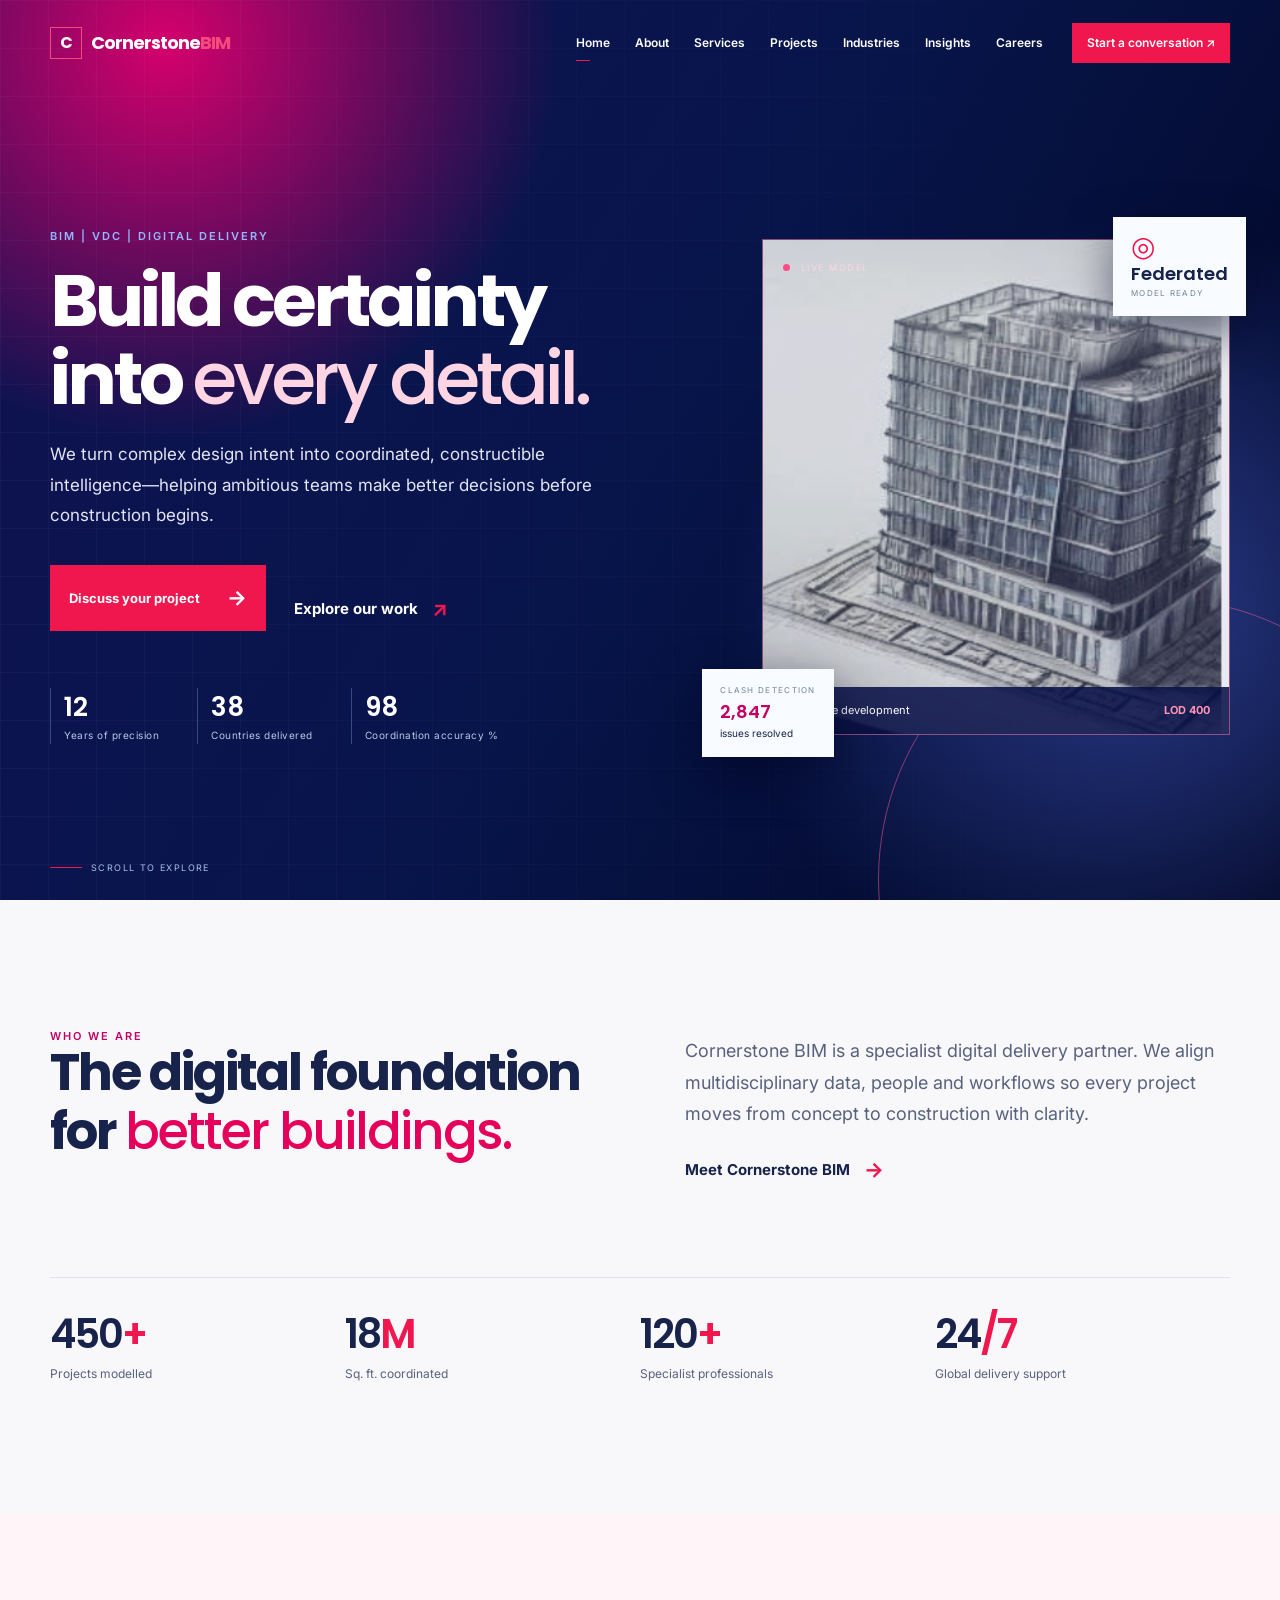
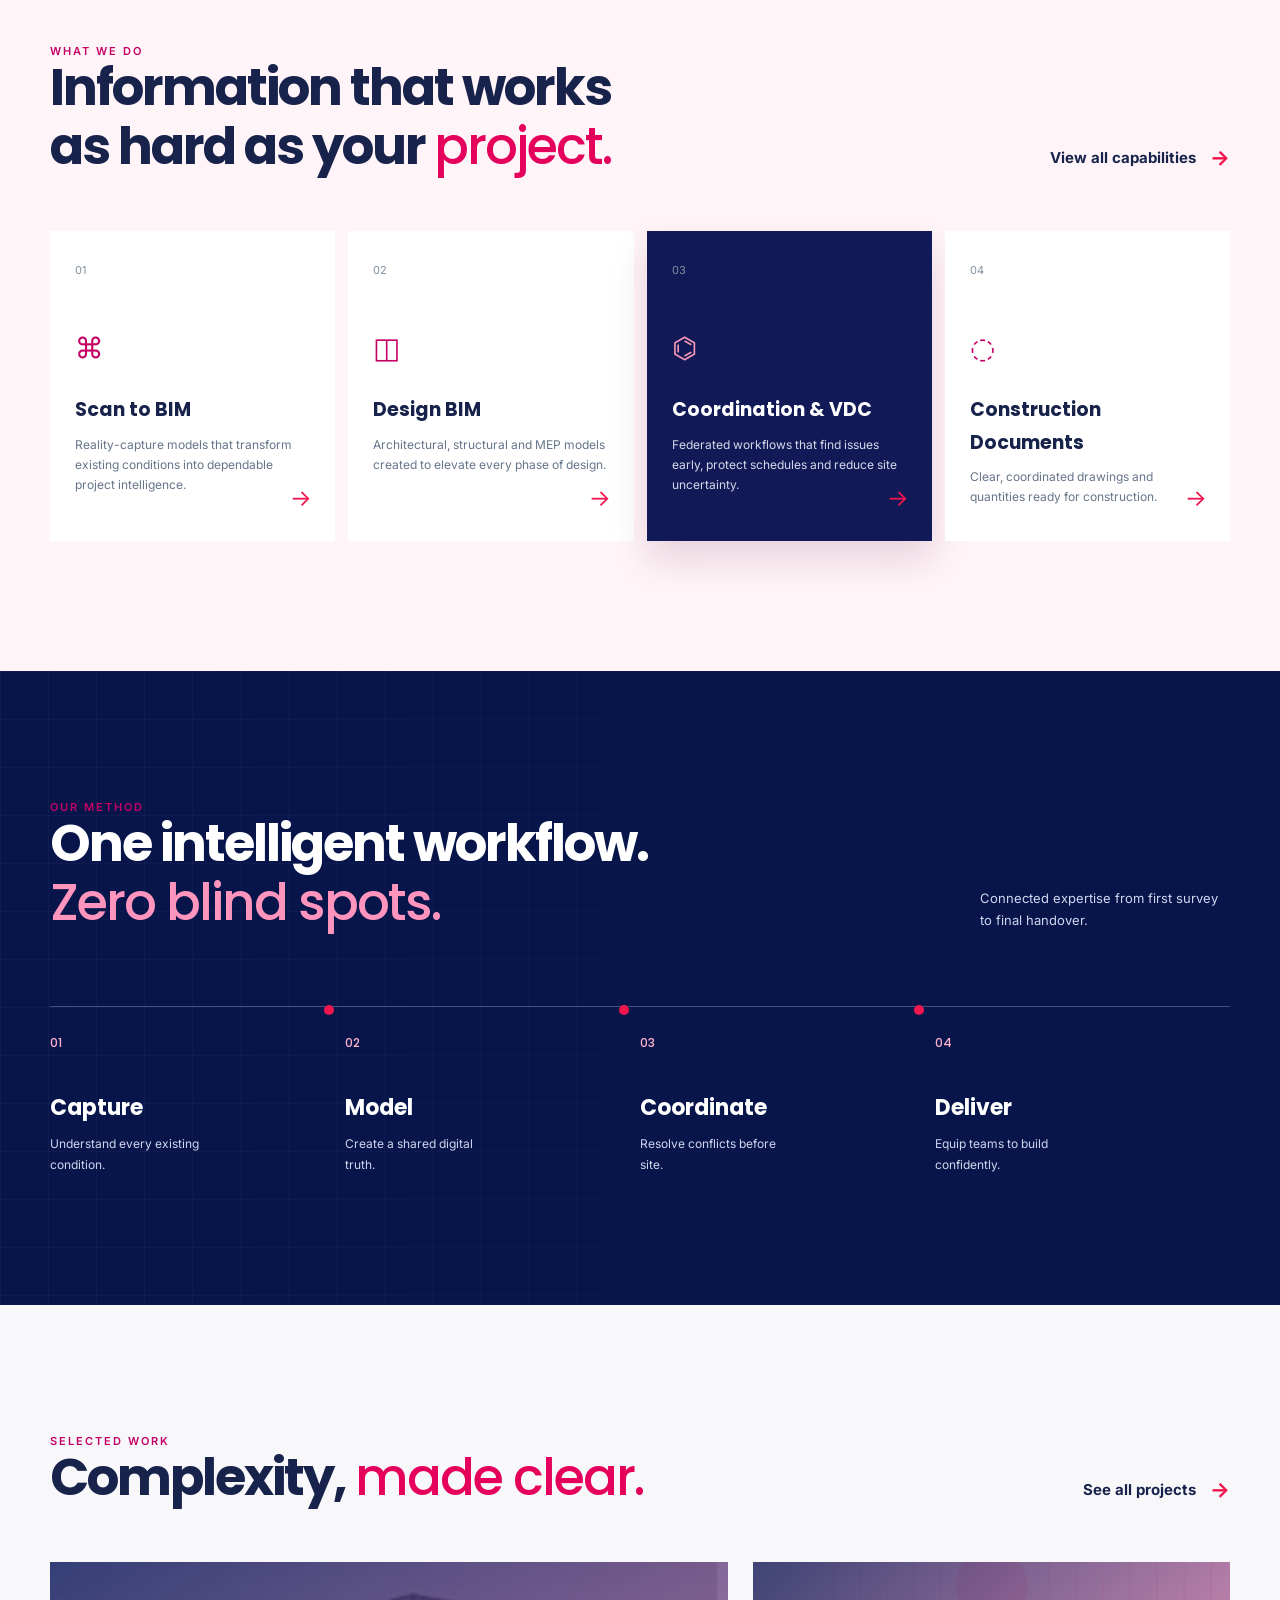
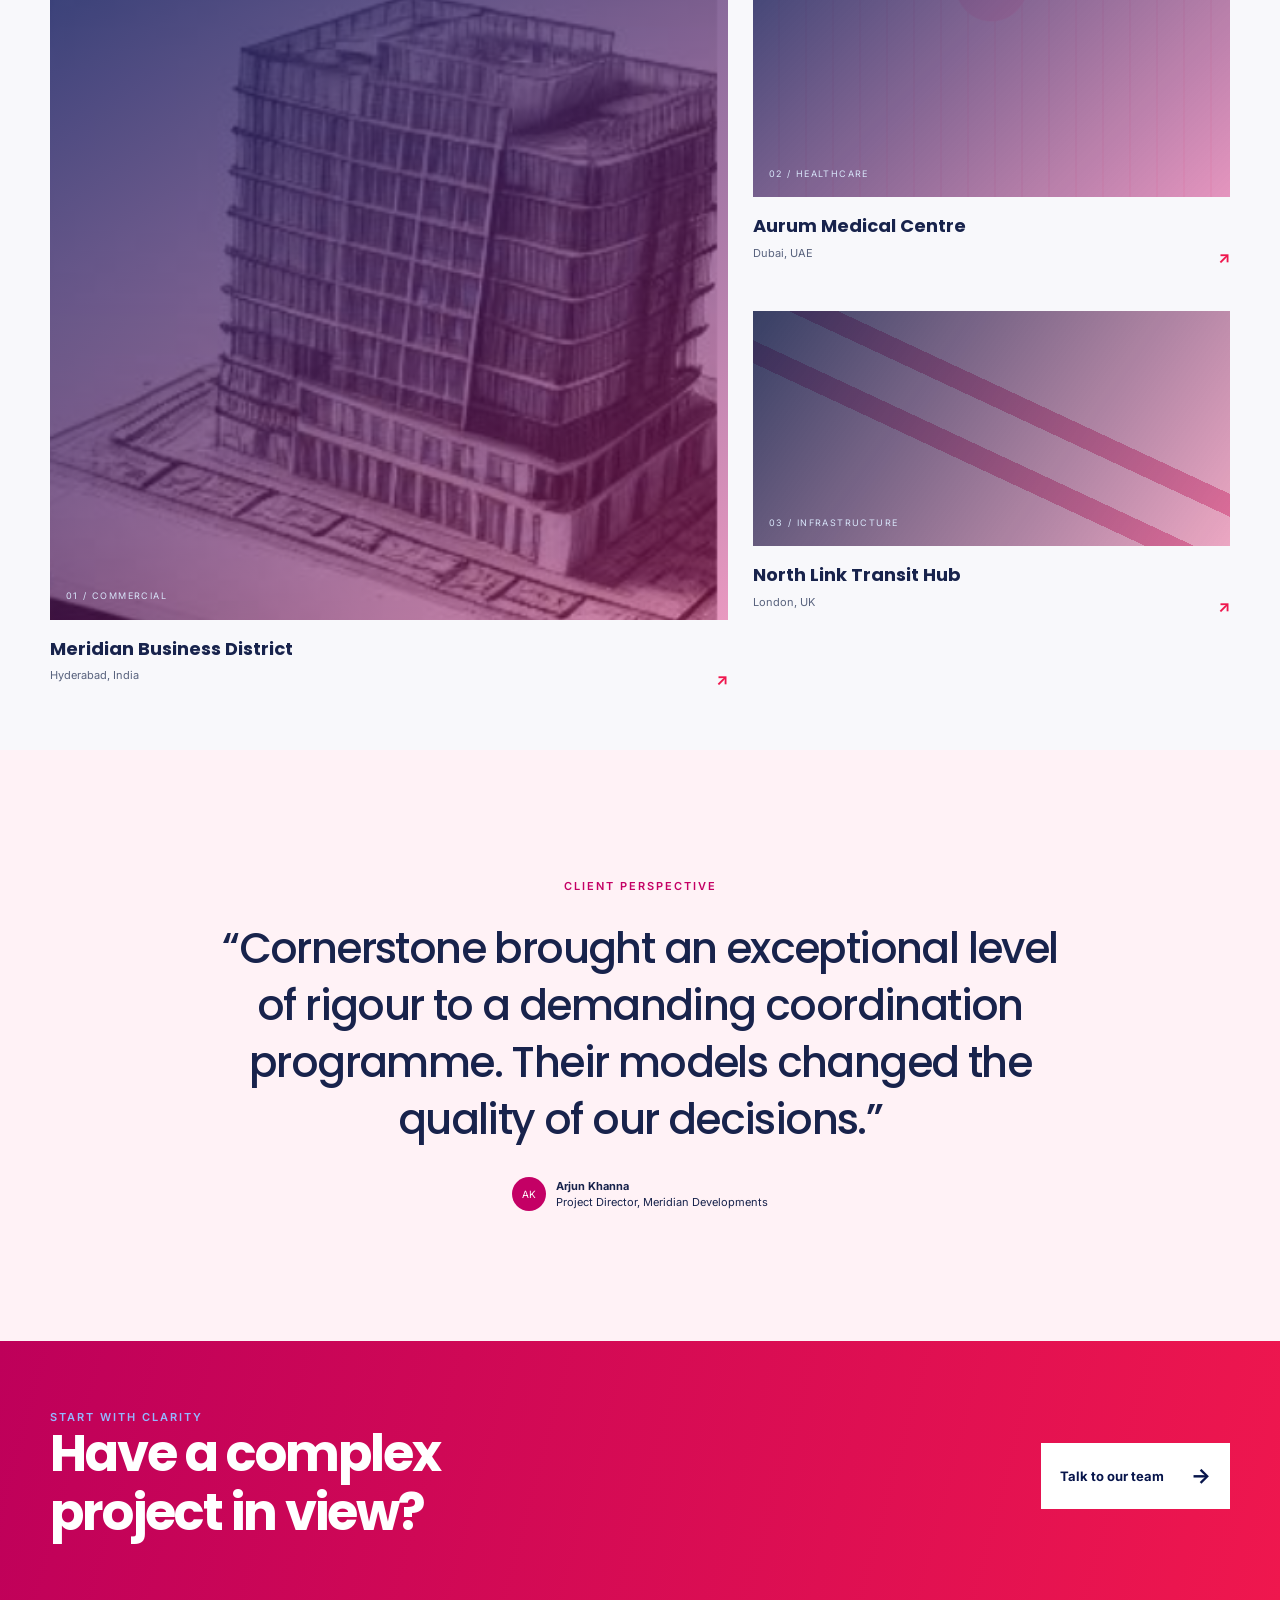
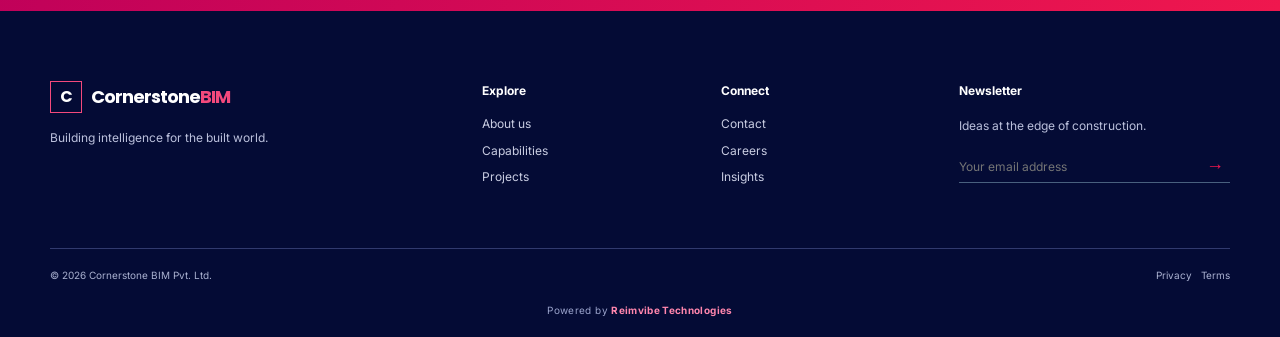
<file: cornerstonebim/index.html>
<!doctype html>
<html lang="en"><head><meta charset="utf-8"><meta name="viewport" content="width=device-width,initial-scale=1"><title>Cornerstone BIM | Intelligent Building Delivery</title><meta name="description" content="Cornerstone BIM provides coordinated, constructible building information models for complex projects worldwide."><meta property="og:title" content="Cornerstone BIM | Intelligent Building Delivery"><meta property="og:type" content="website"><link rel="preconnect" href="https://fonts.googleapis.com"><link rel="preconnect" href="https://fonts.gstatic.com" crossorigin><link href="https://fonts.googleapis.com/css2?family=Inter:wght@400;500;600;700&family=Poppins:wght@500;600;700&display=swap" rel="stylesheet"><link rel="stylesheet" href="assets/css/variables.css"><link rel="stylesheet" href="assets/css/style.css"><link rel="stylesheet" href="assets/css/responsive.css"><link rel="stylesheet" href="assets/css/animations.css"></head>
<body><a class="skip-link" href="#main">Skip to content</a><header class="site-header" data-header><div class="container nav-wrap"><a class="brand" href="index.html" aria-label="Cornerstone BIM home"><span class="brand-mark">C</span><span>Cornerstone<span>BIM</span></span></a><button class="menu-button" aria-label="Open navigation" aria-expanded="false" data-menu-button><i></i><i></i></button><nav aria-label="Primary navigation" data-nav><a class="active" href="index.html">Home</a><a href="about.html">About</a><a href="services.html">Services</a><a href="projects.html">Projects</a><a href="industries.html">Industries</a><a href="blog.html">Insights</a><a href="careers.html">Careers</a><a href="contact.html" class="nav-cta">Start a conversation ↗</a></nav></div></header>
<main id="main"><section class="hero"><div class="blueprint-grid"></div><div class="container hero-grid"><div class="hero-copy reveal"><p class="eyebrow light">BIM | VDC | DIGITAL DELIVERY</p><h1>Build certainty<br>into <em>every detail.</em></h1><p class="hero-text">We turn complex design intent into coordinated, constructible intelligence—helping ambitious teams make better decisions before construction begins.</p><div class="hero-actions"><a class="button button-orange" href="contact.html">Discuss your project <span>→</span></a><a class="text-link light" href="projects.html">Explore our work <span>↗</span></a></div><div class="hero-stats"><div><strong data-counter="12">0</strong><span>Years of precision</span></div><div><strong data-counter="38">0</strong><span>Countries delivered</span></div><div><strong data-counter="98">0</strong><span>Coordination accuracy %</span></div></div></div><div class="hero-visual reveal"><div class="model-card"><span class="status"><i></i> LIVE MODEL</span><img src="assets/images/hero/bim-building.png" alt="Detailed building information model" fetchpriority="high"><div class="model-meta"><span>Mixed-use development</span><b>LOD 400</b></div></div><div class="float-card card-one"><small>CLASH DETECTION</small><b>2,847</b><span>issues resolved</span></div><div class="float-card card-two"><span class="orbit">◎</span><b>Federated</b><small>MODEL READY</small></div></div></div><a class="scroll-cue" href="#intro"><span></span>SCROLL TO EXPLORE</a></section>
<section class="intro section" id="intro"><div class="container split-grid"><div class="reveal"><p class="eyebrow">WHO WE ARE</p><h2>The digital foundation for <em>better buildings.</em></h2></div><div class="intro-copy reveal"><p class="lead">Cornerstone BIM is a specialist digital delivery partner. We align multidisciplinary data, people and workflows so every project moves from concept to construction with clarity.</p><a class="text-link" href="about.html">Meet Cornerstone BIM <span>→</span></a></div></div><div class="container metrics"><div><strong>450<span>+</span></strong><p>Projects modelled</p></div><div><strong>18<span>M</span></strong><p>Sq. ft. coordinated</p></div><div><strong>120<span>+</span></strong><p>Specialist professionals</p></div><div><strong>24<span>/7</span></strong><p>Global delivery support</p></div></div></section>
<section class="services section tint"><div class="container"><div class="section-heading reveal"><div><p class="eyebrow">WHAT WE DO</p><h2>Information that works<br>as hard as your <em>project.</em></h2></div><a class="text-link" href="services.html">View all capabilities <span>→</span></a></div><div class="service-grid"><article class="service-card reveal"><span class="number">01</span><div class="icon">⌘</div><h3>Scan to BIM</h3><p>Reality-capture models that transform existing conditions into dependable project intelligence.</p><a href="services.html">→</a></article><article class="service-card reveal"><span class="number">02</span><div class="icon">◫</div><h3>Design BIM</h3><p>Architectural, structural and MEP models created to elevate every phase of design.</p><a href="services.html">→</a></article><article class="service-card feature reveal"><span class="number">03</span><div class="icon">⌬</div><h3>Coordination & VDC</h3><p>Federated workflows that find issues early, protect schedules and reduce site uncertainty.</p><a href="services.html">→</a></article><article class="service-card reveal"><span class="number">04</span><div class="icon">◌</div><h3>Construction Documents</h3><p>Clear, coordinated drawings and quantities ready for construction.</p><a href="services.html">→</a></article></div></div></section>
<section class="workflow section dark"><div class="blueprint-grid"></div><div class="container"><div class="section-heading reveal"><div><p class="eyebrow light">OUR METHOD</p><h2>One intelligent workflow.<br><em>Zero blind spots.</em></h2></div><p>Connected expertise from first survey to final handover.</p></div><ol class="process"><li class="reveal"><b>01</b><h3>Capture</h3><p>Understand every existing condition.</p></li><li class="reveal"><b>02</b><h3>Model</h3><p>Create a shared digital truth.</p></li><li class="reveal"><b>03</b><h3>Coordinate</h3><p>Resolve conflicts before site.</p></li><li class="reveal"><b>04</b><h3>Deliver</h3><p>Equip teams to build confidently.</p></li></ol></div></section>
<section class="projects section"><div class="container section-heading reveal"><div><p class="eyebrow">SELECTED WORK</p><h2>Complexity, <em>made clear.</em></h2></div><a class="text-link" href="projects.html">See all projects <span>→</span></a></div><div class="container project-grid"><a class="project large reveal" href="projects.html"><div class="project-art art-tower"><span>01 / COMMERCIAL</span></div><div><h3>Meridian Business District</h3><p>Hyderabad, India <b>↗</b></p></div></a><a class="project reveal" href="projects.html"><div class="project-art art-hospital"><span>02 / HEALTHCARE</span></div><div><h3>Aurum Medical Centre</h3><p>Dubai, UAE <b>↗</b></p></div></a><a class="project reveal" href="projects.html"><div class="project-art art-transit"><span>03 / INFRASTRUCTURE</span></div><div><h3>North Link Transit Hub</h3><p>London, UK <b>↗</b></p></div></a></div></section>
<section class="quote section"><div class="container quote-inner reveal"><p class="eyebrow">CLIENT PERSPECTIVE</p><blockquote>“Cornerstone brought an exceptional level of rigour to a demanding coordination programme. Their models changed the quality of our decisions.”</blockquote><div class="person"><span>AK</span><p><b>Arjun Khanna</b><br>Project Director, Meridian Developments</p></div></div></section><section class="cta-section"><div class="container cta-inner"><div><p class="eyebrow light">START WITH CLARITY</p><h2>Have a complex<br>project in view?</h2></div><a class="button button-light" href="contact.html">Talk to our team <span>→</span></a></div></section></main>
<footer class="site-footer"><div class="container footer-grid"><div><a class="brand footer-brand" href="index.html"><span class="brand-mark">C</span><span>Cornerstone<span>BIM</span></span></a><p>Building intelligence for the built world.</p></div><div><b>Explore</b><a href="about.html">About us</a><a href="services.html">Capabilities</a><a href="projects.html">Projects</a></div><div><b>Connect</b><a href="contact.html">Contact</a><a href="careers.html">Careers</a><a href="blog.html">Insights</a></div><div><b>Newsletter</b><p>Ideas at the edge of construction.</p><form class="newsletter"><label class="sr-only" for="email">Email address</label><input id="email" type="email" placeholder="Your email address"><button aria-label="Subscribe">→</button></form></div></div><div class="container footer-bottom"><span>© 2026 Cornerstone BIM Pvt. Ltd.</span><span>Privacy &nbsp; Terms</span></div><p class="site-credit">Powered by <span>Reimvibe Technologies</span></p></footer><script src="assets/js/navigation.js"></script><script src="assets/js/animation.js"></script><script src="assets/js/script.js"></script></body></html>
</file>
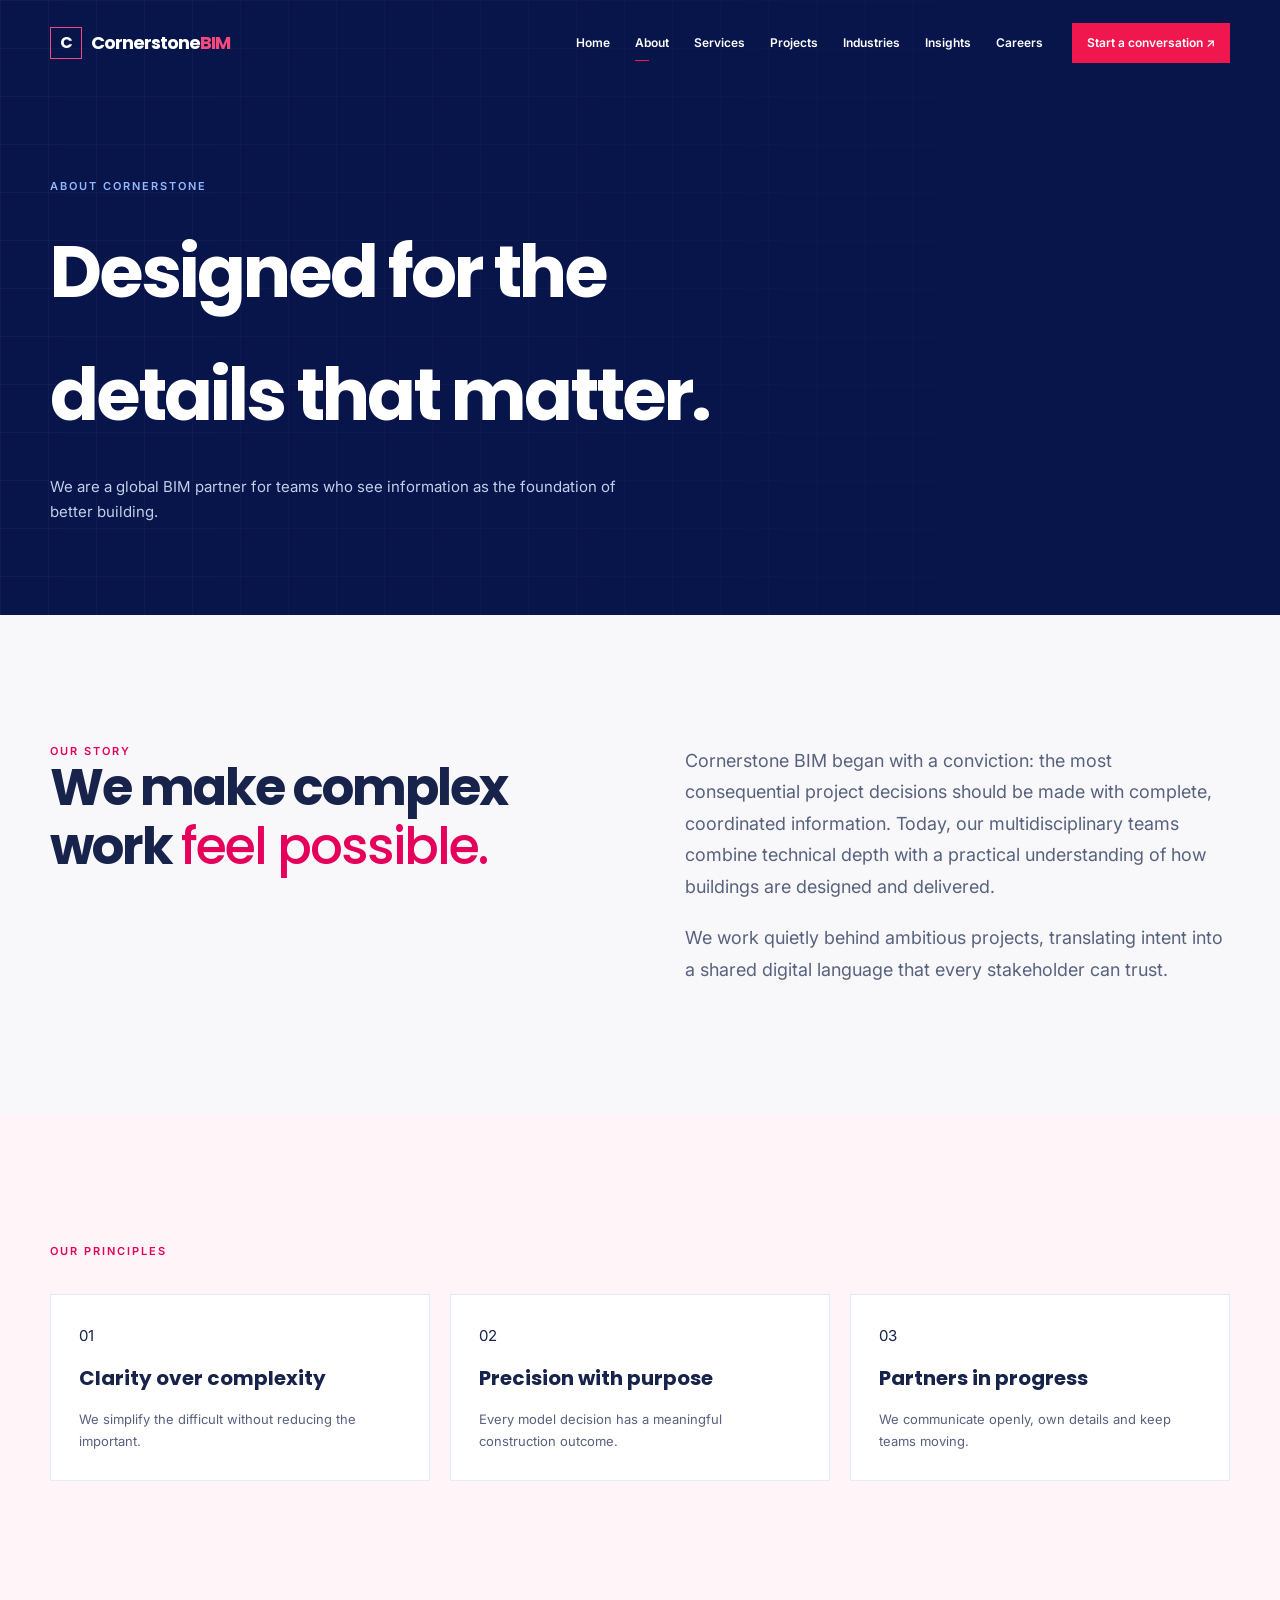
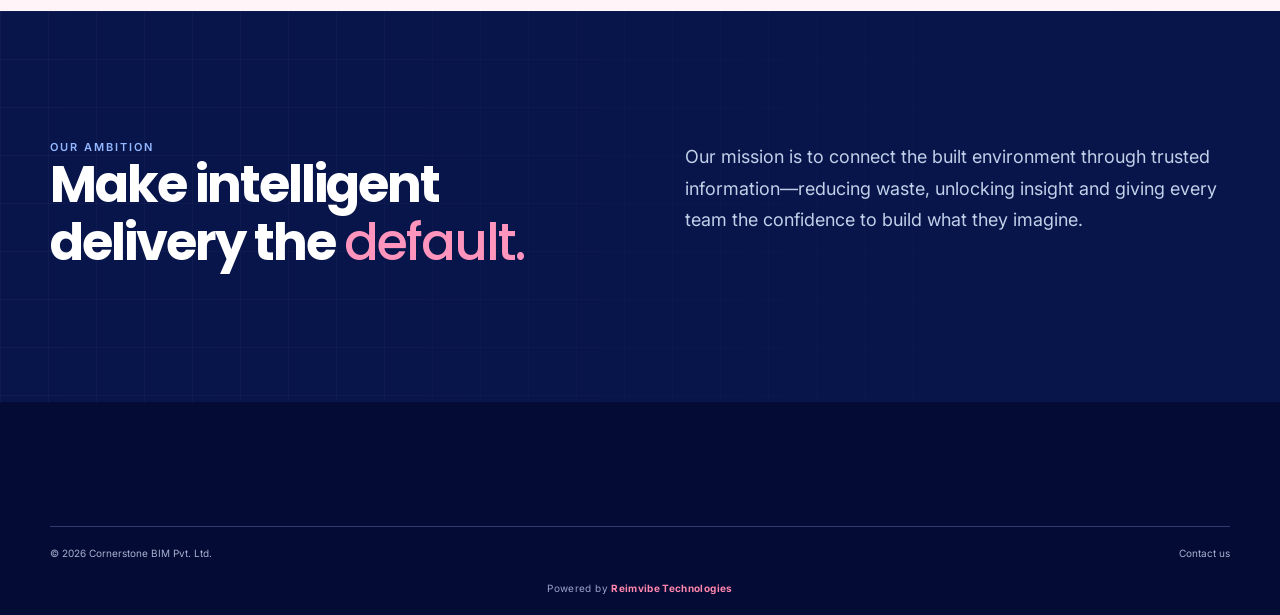
<file: cornerstonebim/about.html>
<!doctype html><html lang="en"><head><meta charset="utf-8"><meta name="viewport" content="width=device-width,initial-scale=1"><title>About | Cornerstone BIM</title><meta name="description" content="Meet the BIM specialists building certainty into complex projects."><link rel="preconnect" href="https://fonts.googleapis.com"><link rel="preconnect" href="https://fonts.gstatic.com" crossorigin><link href="https://fonts.googleapis.com/css2?family=Inter:wght@400;500;600;700&family=Poppins:wght@500;600;700&display=swap" rel="stylesheet"><link rel="stylesheet" href="assets/css/variables.css"><link rel="stylesheet" href="assets/css/style.css"><link rel="stylesheet" href="assets/css/responsive.css"><link rel="stylesheet" href="assets/css/animations.css"></head><body><header class="site-header scrolled" data-header><div class="container nav-wrap"><a class="brand" href="index.html"><span class="brand-mark">C</span><span>Cornerstone<span>BIM</span></span></a><button class="menu-button" aria-label="Open navigation" aria-expanded="false" data-menu-button><i></i><i></i></button><nav data-nav aria-label="Primary"><a href="index.html">Home</a><a class="active" href="about.html">About</a><a href="services.html">Services</a><a href="projects.html">Projects</a><a href="industries.html">Industries</a><a href="blog.html">Insights</a><a href="careers.html">Careers</a><a href="contact.html" class="nav-cta">Start a conversation ↗</a></nav></div></header><main><section class="page-hero"><div class="blueprint-grid"></div><div class="container reveal"><p class="eyebrow light">ABOUT CORNERSTONE</p><h1>Designed for the<br>details that matter.</h1><p>We are a global BIM partner for teams who see information as the foundation of better building.</p></div></section><section class="section"><div class="container split-grid"><div class="reveal"><p class="eyebrow">OUR STORY</p><h2>We make complex work <em>feel possible.</em></h2></div><div class="reveal"><p class="lead">Cornerstone BIM began with a conviction: the most consequential project decisions should be made with complete, coordinated information. Today, our multidisciplinary teams combine technical depth with a practical understanding of how buildings are designed and delivered.</p><p class="lead" style="margin-top:20px">We work quietly behind ambitious projects, translating intent into a shared digital language that every stakeholder can trust.</p></div></div></section><section class="section tint"><div class="container"><p class="eyebrow">OUR PRINCIPLES</p><div class="content-grid" style="margin-top:35px"><article class="content-card reveal"><span class="number">01</span><h3>Clarity over complexity</h3><p>We simplify the difficult without reducing the important.</p></article><article class="content-card reveal"><span class="number">02</span><h3>Precision with purpose</h3><p>Every model decision has a meaningful construction outcome.</p></article><article class="content-card reveal"><span class="number">03</span><h3>Partners in progress</h3><p>We communicate openly, own details and keep teams moving.</p></article></div></div></section><section class="section dark"><div class="blueprint-grid"></div><div class="container split-grid"><div class="reveal"><p class="eyebrow light">OUR AMBITION</p><h2>Make intelligent delivery the <em>default.</em></h2></div><div class="reveal"><p class="lead" style="color:#bfd0e8">Our mission is to connect the built environment through trusted information—reducing waste, unlocking insight and giving every team the confidence to build what they imagine.</p></div></div></section></main><footer class="site-footer"><div class="container footer-bottom"><span>© 2026 Cornerstone BIM Pvt. Ltd.</span><span><a href="contact.html">Contact us</a></span></div><p class="site-credit">Powered by <span>Reimvibe Technologies</span></p></footer><script src="assets/js/navigation.js"></script><script src="assets/js/animation.js"></script></body></html>
</file>
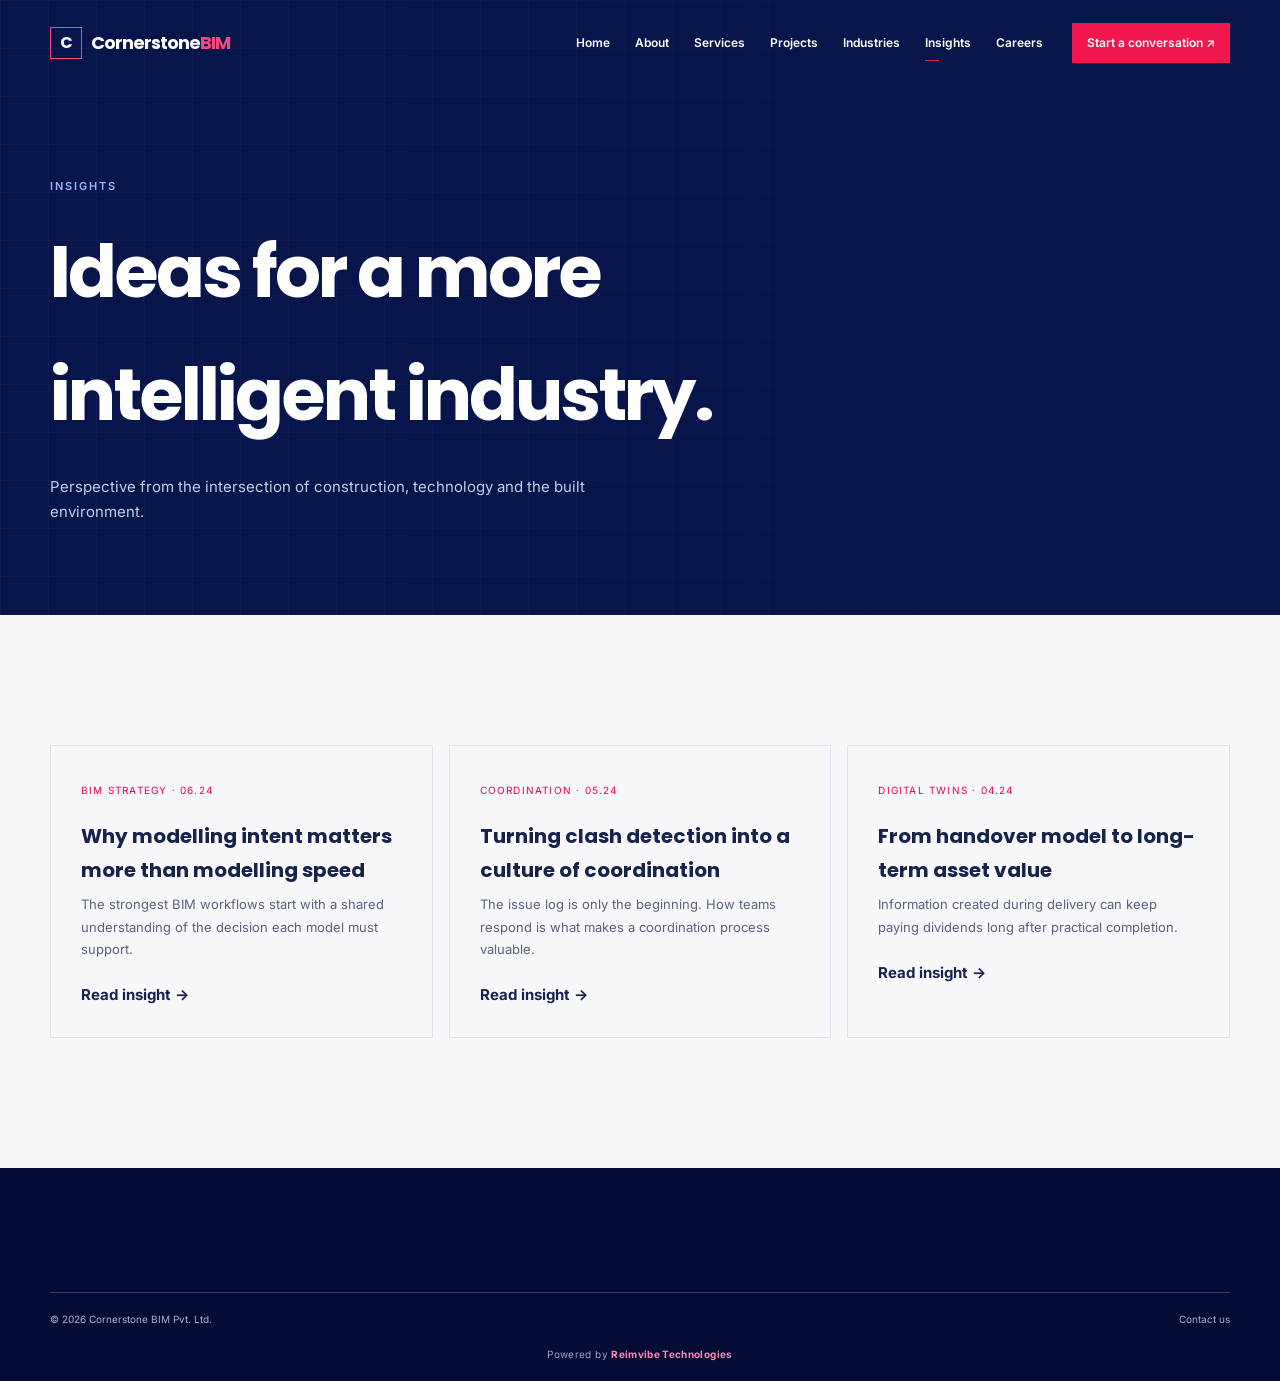
<file: cornerstonebim/blog.html>
<!doctype html><html lang="en"><head><meta charset="utf-8"><meta name="viewport" content="width=device-width,initial-scale=1"><title>Insights | Cornerstone BIM</title><meta name="description" content="Ideas, perspective and practical insight from Cornerstone BIM."><link rel="preconnect" href="https://fonts.googleapis.com"><link rel="preconnect" href="https://fonts.gstatic.com" crossorigin><link href="https://fonts.googleapis.com/css2?family=Inter:wght@400;500;600;700&family=Poppins:wght@500;600;700&display=swap" rel="stylesheet"><link rel="stylesheet" href="assets/css/variables.css"><link rel="stylesheet" href="assets/css/style.css"><link rel="stylesheet" href="assets/css/responsive.css"><link rel="stylesheet" href="assets/css/animations.css"></head><body><header class="site-header scrolled" data-header><div class="container nav-wrap"><a class="brand" href="index.html"><span class="brand-mark">C</span><span>Cornerstone<span>BIM</span></span></a><button class="menu-button" aria-label="Open navigation" aria-expanded="false" data-menu-button><i></i><i></i></button><nav data-nav><a href="index.html">Home</a><a href="about.html">About</a><a href="services.html">Services</a><a href="projects.html">Projects</a><a href="industries.html">Industries</a><a class="active" href="blog.html">Insights</a><a href="careers.html">Careers</a><a href="contact.html" class="nav-cta">Start a conversation ↗</a></nav></div></header><main><section class="page-hero"><div class="blueprint-grid"></div><div class="container reveal"><p class="eyebrow light">INSIGHTS</p><h1>Ideas for a more<br>intelligent industry.</h1><p>Perspective from the intersection of construction, technology and the built environment.</p></div></section><section class="section"><div class="container listing"><article class="reveal"><span class="tag">BIM STRATEGY · 06.24</span><h3>Why modelling intent matters more than modelling speed</h3><p>The strongest BIM workflows start with a shared understanding of the decision each model must support.</p><a class="text-link" href="contact.html">Read insight →</a></article><article class="reveal"><span class="tag">COORDINATION · 05.24</span><h3>Turning clash detection into a culture of coordination</h3><p>The issue log is only the beginning. How teams respond is what makes a coordination process valuable.</p><a class="text-link" href="contact.html">Read insight →</a></article><article class="reveal"><span class="tag">DIGITAL TWINS · 04.24</span><h3>From handover model to long-term asset value</h3><p>Information created during delivery can keep paying dividends long after practical completion.</p><a class="text-link" href="contact.html">Read insight →</a></article></div></section></main><footer class="site-footer"><div class="container footer-bottom"><span>© 2026 Cornerstone BIM Pvt. Ltd.</span><span><a href="contact.html">Contact us</a></span></div><p class="site-credit">Powered by <span>Reimvibe Technologies</span></p></footer><script src="assets/js/navigation.js"></script><script src="assets/js/animation.js"></script></body></html>
</file>
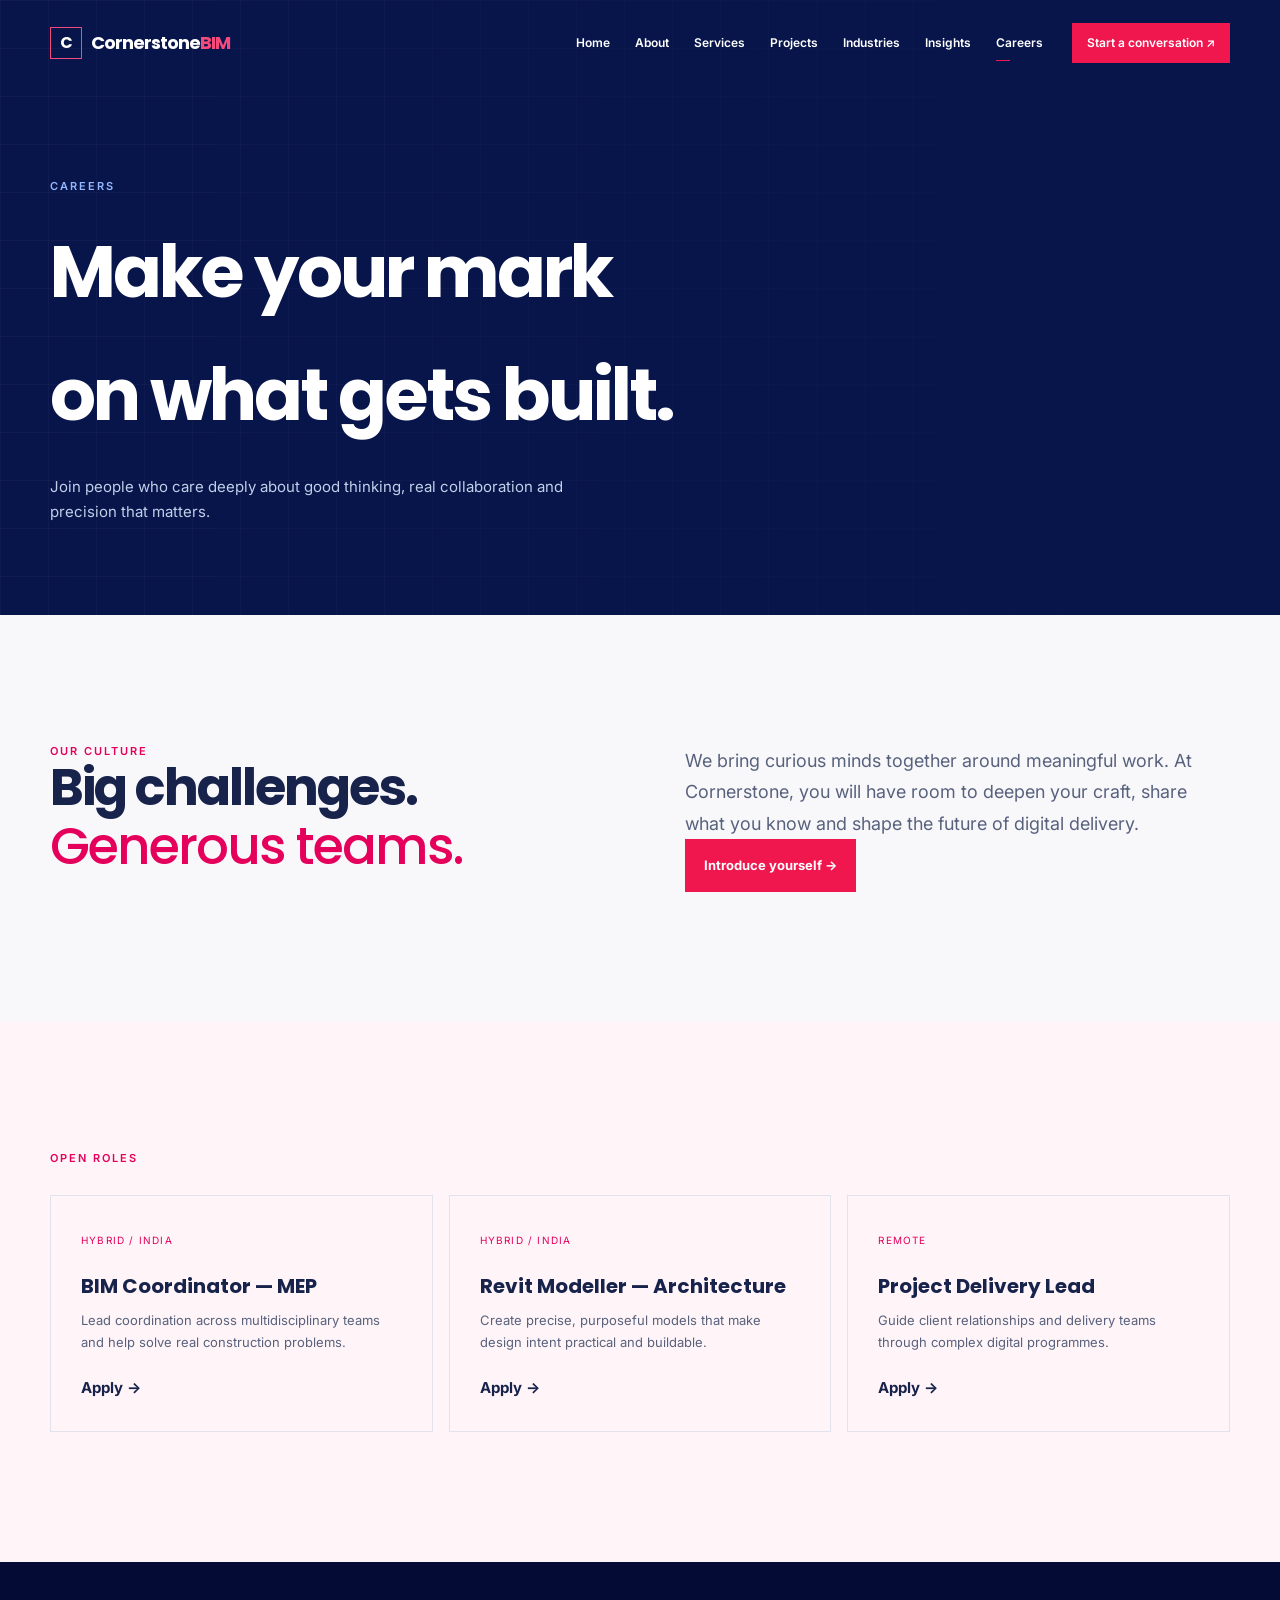
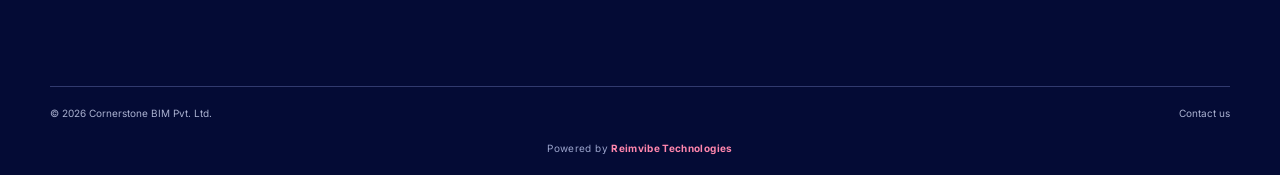
<file: cornerstonebim/careers.html>
<!doctype html><html lang="en"><head><meta charset="utf-8"><meta name="viewport" content="width=device-width,initial-scale=1"><title>Careers | Cornerstone BIM</title><meta name="description" content="Build your career with Cornerstone BIM."><link rel="preconnect" href="https://fonts.googleapis.com"><link rel="preconnect" href="https://fonts.gstatic.com" crossorigin><link href="https://fonts.googleapis.com/css2?family=Inter:wght@400;500;600;700&family=Poppins:wght@500;600;700&display=swap" rel="stylesheet"><link rel="stylesheet" href="assets/css/variables.css"><link rel="stylesheet" href="assets/css/style.css"><link rel="stylesheet" href="assets/css/responsive.css"><link rel="stylesheet" href="assets/css/animations.css"></head><body><header class="site-header scrolled" data-header><div class="container nav-wrap"><a class="brand" href="index.html"><span class="brand-mark">C</span><span>Cornerstone<span>BIM</span></span></a><button class="menu-button" aria-label="Open navigation" aria-expanded="false" data-menu-button><i></i><i></i></button><nav data-nav><a href="index.html">Home</a><a href="about.html">About</a><a href="services.html">Services</a><a href="projects.html">Projects</a><a href="industries.html">Industries</a><a href="blog.html">Insights</a><a class="active" href="careers.html">Careers</a><a href="contact.html" class="nav-cta">Start a conversation ↗</a></nav></div></header><main><section class="page-hero"><div class="blueprint-grid"></div><div class="container reveal"><p class="eyebrow light">CAREERS</p><h1>Make your mark<br>on what gets built.</h1><p>Join people who care deeply about good thinking, real collaboration and precision that matters.</p></div></section><section class="section"><div class="container split-grid"><div class="reveal"><p class="eyebrow">OUR CULTURE</p><h2>Big challenges. <em>Generous teams.</em></h2></div><div class="reveal"><p class="lead">We bring curious minds together around meaningful work. At Cornerstone, you will have room to deepen your craft, share what you know and shape the future of digital delivery.</p><a class="button button-orange" href="mailto:careers@cornerstonebim.com">Introduce yourself →</a></div></div></section><section class="section tint"><div class="container"><p class="eyebrow">OPEN ROLES</p><div class="listing" style="margin-top:30px"><article class="reveal"><span class="tag">HYBRID / INDIA</span><h3>BIM Coordinator — MEP</h3><p>Lead coordination across multidisciplinary teams and help solve real construction problems.</p><a class="text-link" href="mailto:careers@cornerstonebim.com">Apply →</a></article><article class="reveal"><span class="tag">HYBRID / INDIA</span><h3>Revit Modeller — Architecture</h3><p>Create precise, purposeful models that make design intent practical and buildable.</p><a class="text-link" href="mailto:careers@cornerstonebim.com">Apply →</a></article><article class="reveal"><span class="tag">REMOTE</span><h3>Project Delivery Lead</h3><p>Guide client relationships and delivery teams through complex digital programmes.</p><a class="text-link" href="mailto:careers@cornerstonebim.com">Apply →</a></article></div></div></section></main><footer class="site-footer"><div class="container footer-bottom"><span>© 2026 Cornerstone BIM Pvt. Ltd.</span><span><a href="contact.html">Contact us</a></span></div><p class="site-credit">Powered by <span>Reimvibe Technologies</span></p></footer><script src="assets/js/navigation.js"></script><script src="assets/js/animation.js"></script></body></html>
</file>
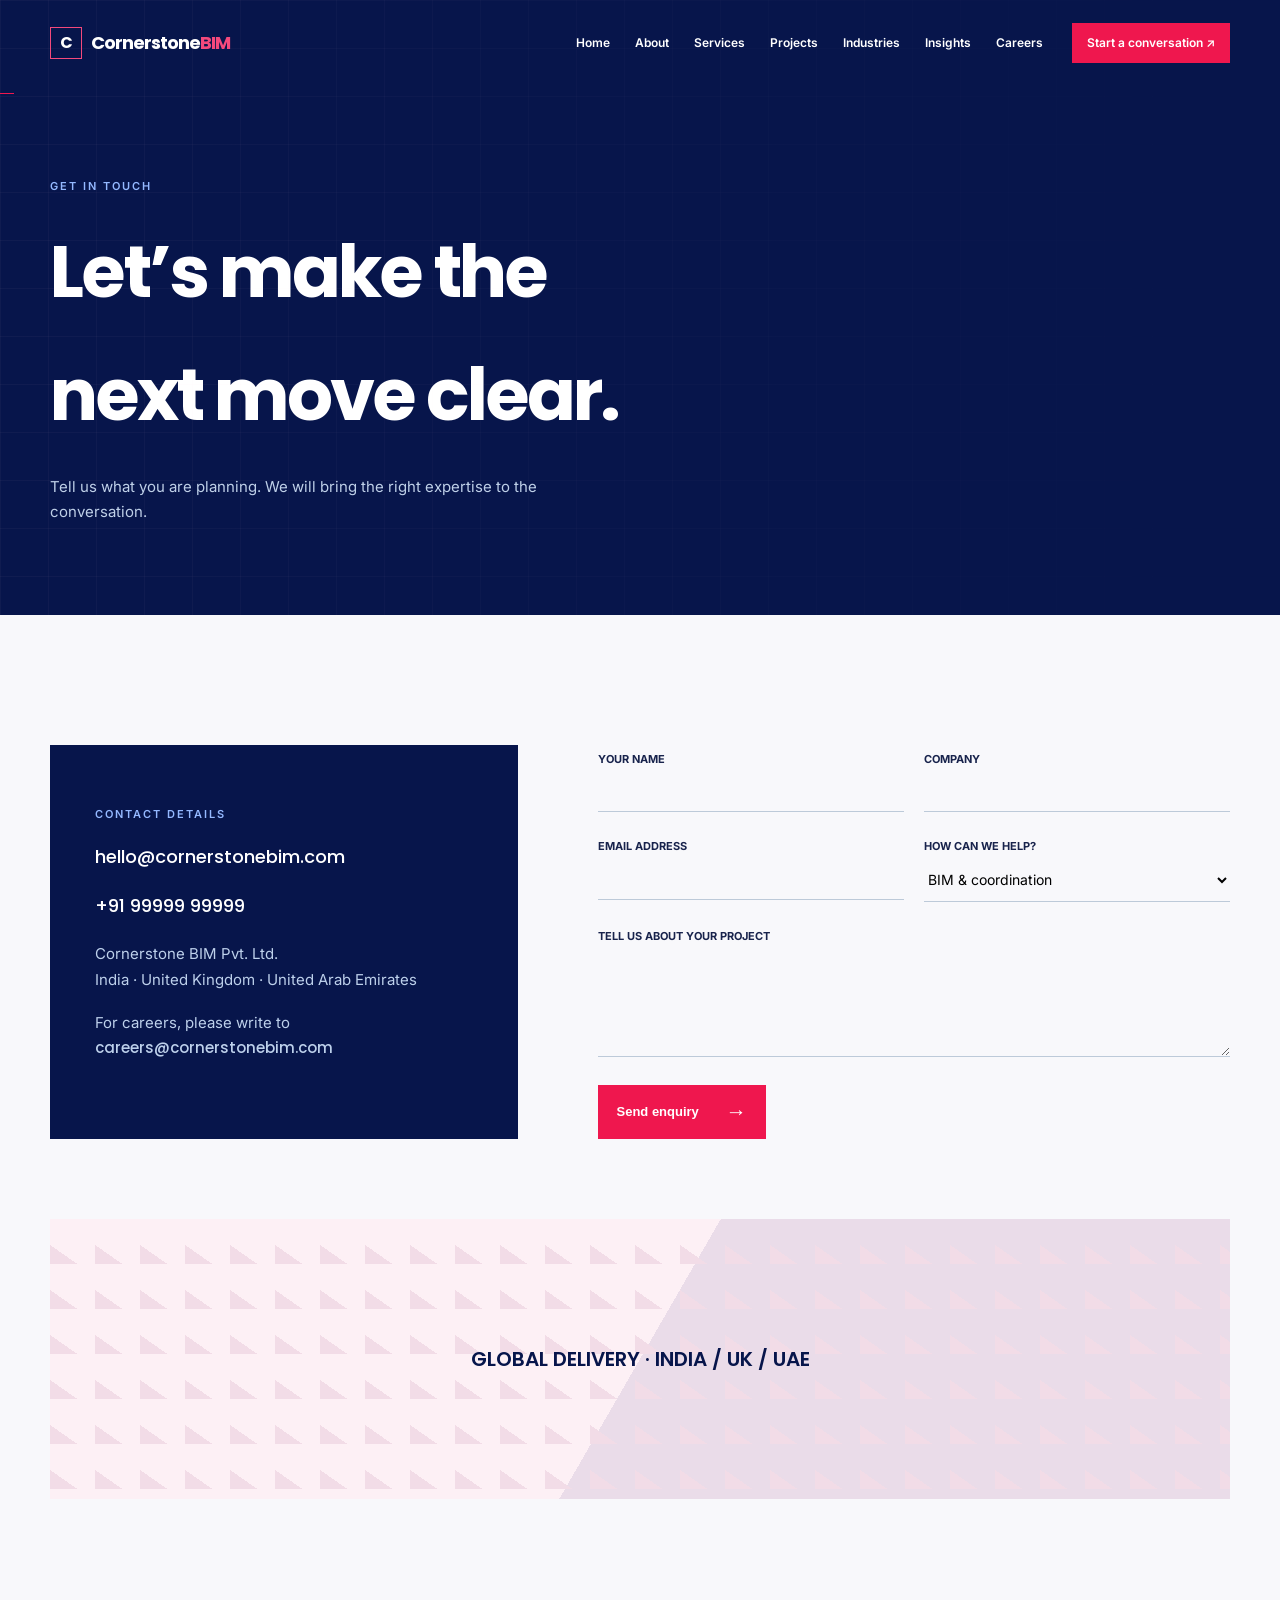
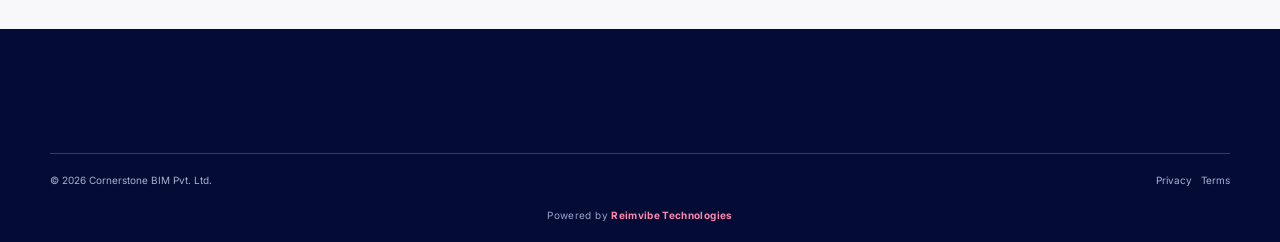
<file: cornerstonebim/contact.html>
<!doctype html><html lang="en"><head><meta charset="utf-8"><meta name="viewport" content="width=device-width,initial-scale=1"><title>Contact | Cornerstone BIM</title><meta name="description" content="Talk to Cornerstone BIM about your next project."><link rel="preconnect" href="https://fonts.googleapis.com"><link rel="preconnect" href="https://fonts.gstatic.com" crossorigin><link href="https://fonts.googleapis.com/css2?family=Inter:wght@400;500;600;700&family=Poppins:wght@500;600;700&display=swap" rel="stylesheet"><link rel="stylesheet" href="assets/css/variables.css"><link rel="stylesheet" href="assets/css/style.css"><link rel="stylesheet" href="assets/css/responsive.css"><link rel="stylesheet" href="assets/css/animations.css"></head><body><header class="site-header scrolled" data-header><div class="container nav-wrap"><a class="brand" href="index.html"><span class="brand-mark">C</span><span>Cornerstone<span>BIM</span></span></a><button class="menu-button" aria-label="Open navigation" aria-expanded="false" data-menu-button><i></i><i></i></button><nav data-nav><a href="index.html">Home</a><a href="about.html">About</a><a href="services.html">Services</a><a href="projects.html">Projects</a><a href="industries.html">Industries</a><a href="blog.html">Insights</a><a href="careers.html">Careers</a><a class="nav-cta active" href="contact.html">Start a conversation ↗</a></nav></div></header><main><section class="page-hero"><div class="blueprint-grid"></div><div class="container reveal"><p class="eyebrow light">GET IN TOUCH</p><h1>Let’s make the<br>next move clear.</h1><p>Tell us what you are planning. We will bring the right expertise to the conversation.</p></div></section><section class="section"><div class="container contact-grid"><aside class="contact-details reveal"><p class="eyebrow light">CONTACT DETAILS</p><a href="mailto:hello@cornerstonebim.com">hello@cornerstonebim.com</a><a href="tel:+919999999999">+91 99999 99999</a><p>Cornerstone BIM Pvt. Ltd.<br>India · United Kingdom · United Arab Emirates</p><p>For careers, please write to<br><a style="font-size:inherit;margin:0" href="mailto:careers@cornerstonebim.com">careers@cornerstonebim.com</a></p></aside><form class="contact-form reveal"><div><label for="name">YOUR NAME</label><input id="name" name="name" required autocomplete="name"></div><div><label for="company">COMPANY</label><input id="company" name="company" autocomplete="organization"></div><div><label for="contact-email">EMAIL ADDRESS</label><input id="contact-email" type="email" required autocomplete="email"></div><div><label for="service">HOW CAN WE HELP?</label><select id="service" name="service"><option>BIM & coordination</option><option>Scan to BIM</option><option>Construction documentation</option><option>Other enquiry</option></select></div><div class="wide"><label for="message">TELL US ABOUT YOUR PROJECT</label><textarea id="message" name="message" required></textarea></div><button class="button button-orange wide" type="submit">Send enquiry <span>→</span></button></form></div><div class="container map-placeholder" role="img" aria-label="Cornerstone BIM global offices">GLOBAL DELIVERY · INDIA / UK / UAE</div></section></main><footer class="site-footer"><div class="container footer-bottom"><span>© 2026 Cornerstone BIM Pvt. Ltd.</span><span>Privacy &nbsp; Terms</span></div><p class="site-credit">Powered by <span>Reimvibe Technologies</span></p></footer><script src="assets/js/navigation.js"></script><script src="assets/js/animation.js"></script><script src="assets/js/script.js"></script></body></html>
</file>
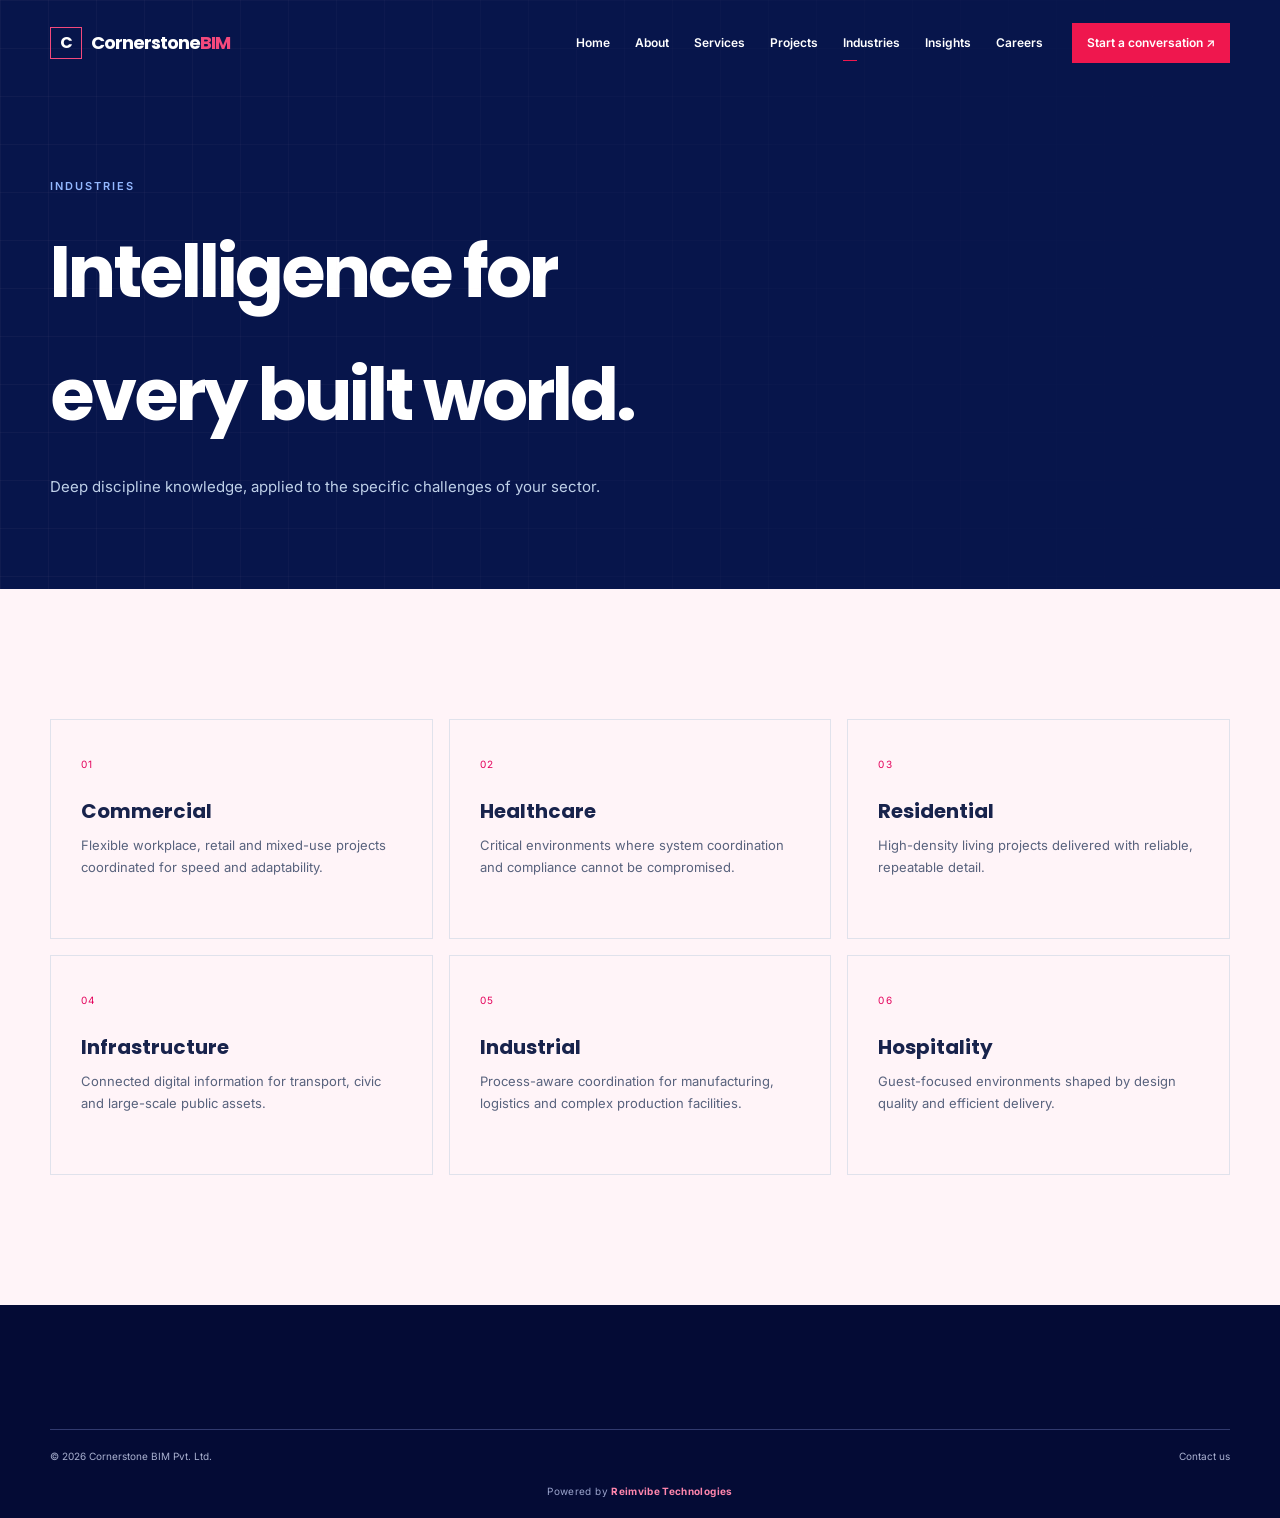
<file: cornerstonebim/industries.html>
<!doctype html><html lang="en"><head><meta charset="utf-8"><meta name="viewport" content="width=device-width,initial-scale=1"><title>Industries | Cornerstone BIM</title><meta name="description" content="Specialist BIM delivery across the built environment."><link rel="preconnect" href="https://fonts.googleapis.com"><link rel="preconnect" href="https://fonts.gstatic.com" crossorigin><link href="https://fonts.googleapis.com/css2?family=Inter:wght@400;500;600;700&family=Poppins:wght@500;600;700&display=swap" rel="stylesheet"><link rel="stylesheet" href="assets/css/variables.css"><link rel="stylesheet" href="assets/css/style.css"><link rel="stylesheet" href="assets/css/responsive.css"><link rel="stylesheet" href="assets/css/animations.css"></head><body><header class="site-header scrolled" data-header><div class="container nav-wrap"><a class="brand" href="index.html"><span class="brand-mark">C</span><span>Cornerstone<span>BIM</span></span></a><button class="menu-button" aria-label="Open navigation" aria-expanded="false" data-menu-button><i></i><i></i></button><nav data-nav><a href="index.html">Home</a><a href="about.html">About</a><a href="services.html">Services</a><a href="projects.html">Projects</a><a class="active" href="industries.html">Industries</a><a href="blog.html">Insights</a><a href="careers.html">Careers</a><a href="contact.html" class="nav-cta">Start a conversation ↗</a></nav></div></header><main><section class="page-hero"><div class="blueprint-grid"></div><div class="container reveal"><p class="eyebrow light">INDUSTRIES</p><h1>Intelligence for<br>every built world.</h1><p>Deep discipline knowledge, applied to the specific challenges of your sector.</p></div></section><section class="section tint"><div class="container"><div class="listing"><article class="reveal"><span class="tag">01</span><h3>Commercial</h3><p>Flexible workplace, retail and mixed-use projects coordinated for speed and adaptability.</p></article><article class="reveal"><span class="tag">02</span><h3>Healthcare</h3><p>Critical environments where system coordination and compliance cannot be compromised.</p></article><article class="reveal"><span class="tag">03</span><h3>Residential</h3><p>High-density living projects delivered with reliable, repeatable detail.</p></article><article class="reveal"><span class="tag">04</span><h3>Infrastructure</h3><p>Connected digital information for transport, civic and large-scale public assets.</p></article><article class="reveal"><span class="tag">05</span><h3>Industrial</h3><p>Process-aware coordination for manufacturing, logistics and complex production facilities.</p></article><article class="reveal"><span class="tag">06</span><h3>Hospitality</h3><p>Guest-focused environments shaped by design quality and efficient delivery.</p></article></div></div></section></main><footer class="site-footer"><div class="container footer-bottom"><span>© 2026 Cornerstone BIM Pvt. Ltd.</span><span><a href="contact.html">Contact us</a></span></div><p class="site-credit">Powered by <span>Reimvibe Technologies</span></p></footer><script src="assets/js/navigation.js"></script><script src="assets/js/animation.js"></script></body></html>
</file>
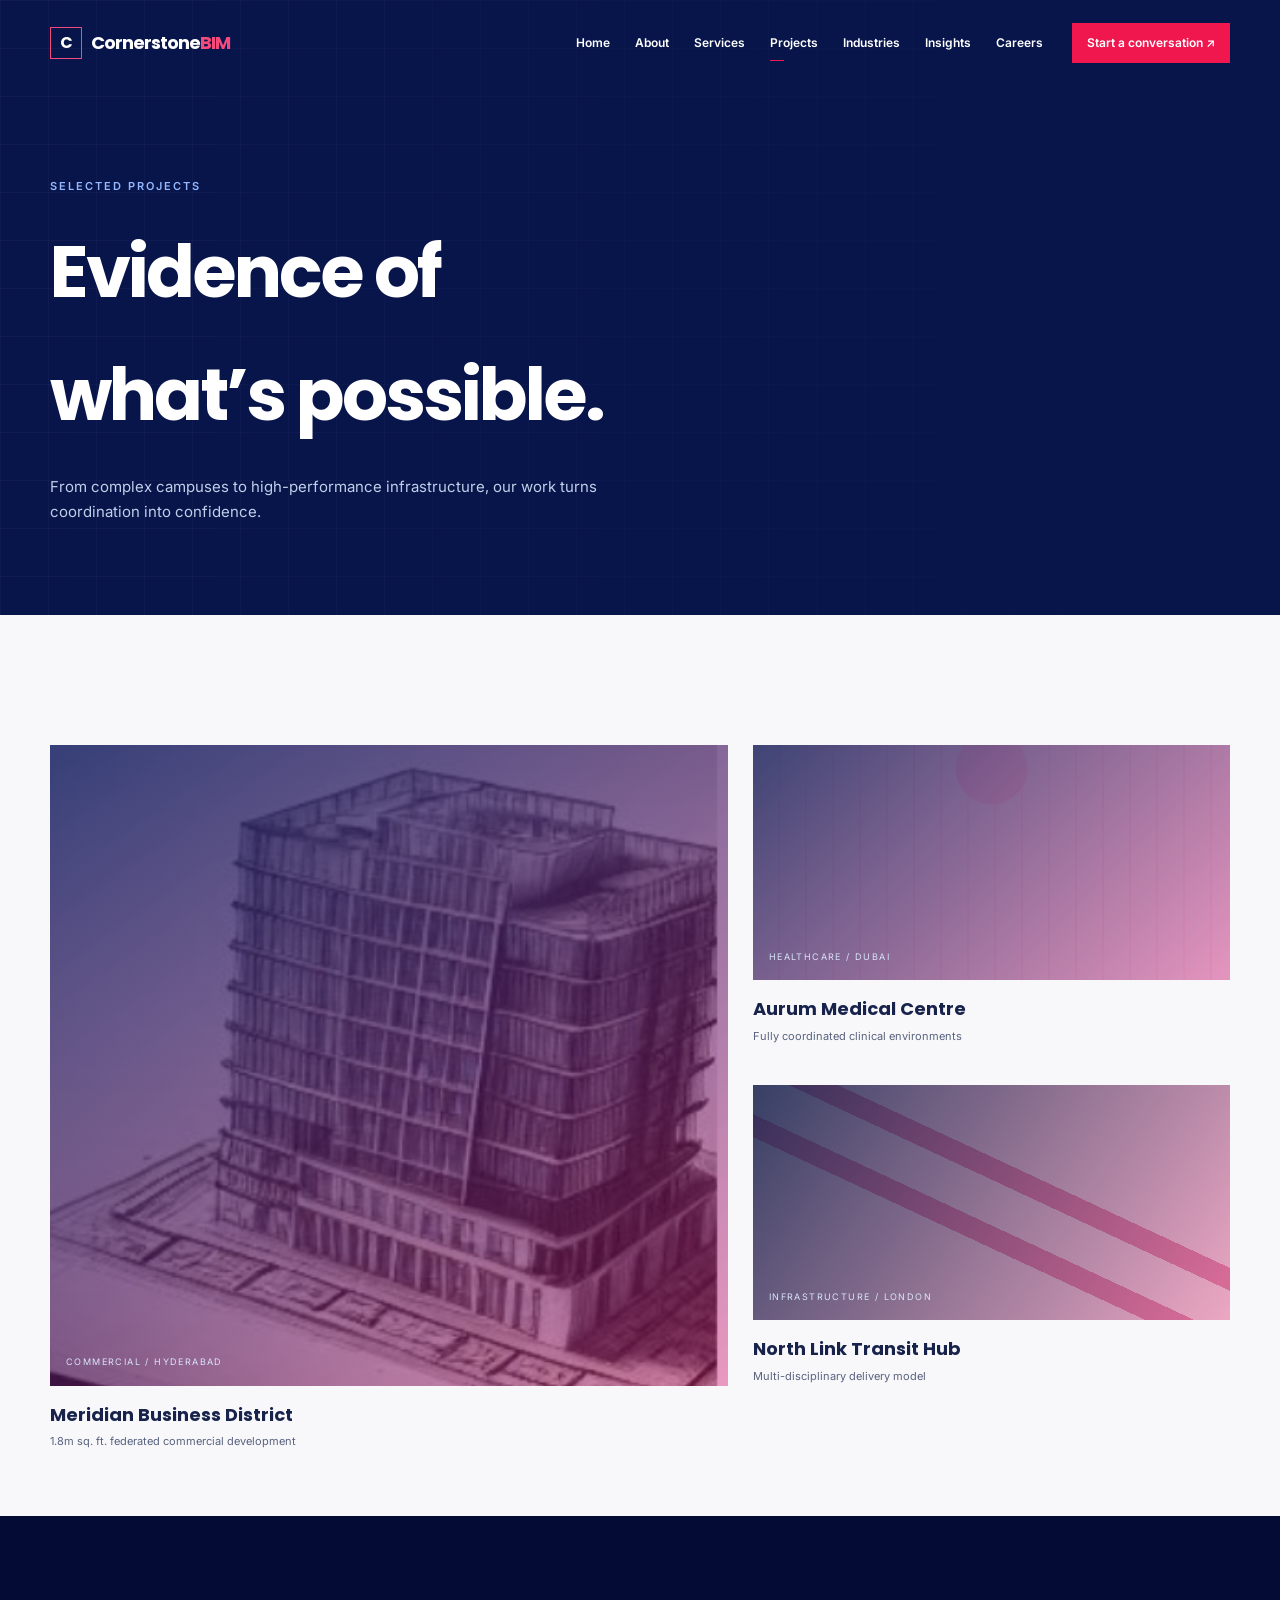
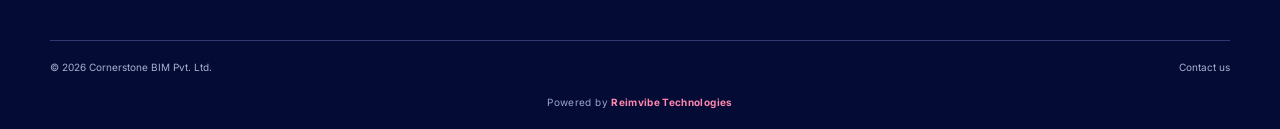
<file: cornerstonebim/projects.html>
<!doctype html><html lang="en"><head><meta charset="utf-8"><meta name="viewport" content="width=device-width,initial-scale=1"><title>Projects | Cornerstone BIM</title><meta name="description" content="A selection of coordinated BIM projects by Cornerstone BIM."><link rel="preconnect" href="https://fonts.googleapis.com"><link rel="preconnect" href="https://fonts.gstatic.com" crossorigin><link href="https://fonts.googleapis.com/css2?family=Inter:wght@400;500;600;700&family=Poppins:wght@500;600;700&display=swap" rel="stylesheet"><link rel="stylesheet" href="assets/css/variables.css"><link rel="stylesheet" href="assets/css/style.css"><link rel="stylesheet" href="assets/css/responsive.css"><link rel="stylesheet" href="assets/css/animations.css"></head><body><header class="site-header scrolled" data-header><div class="container nav-wrap"><a class="brand" href="index.html"><span class="brand-mark">C</span><span>Cornerstone<span>BIM</span></span></a><button class="menu-button" aria-label="Open navigation" aria-expanded="false" data-menu-button><i></i><i></i></button><nav data-nav><a href="index.html">Home</a><a href="about.html">About</a><a href="services.html">Services</a><a class="active" href="projects.html">Projects</a><a href="industries.html">Industries</a><a href="blog.html">Insights</a><a href="careers.html">Careers</a><a href="contact.html" class="nav-cta">Start a conversation ↗</a></nav></div></header><main><section class="page-hero"><div class="blueprint-grid"></div><div class="container reveal"><p class="eyebrow light">SELECTED PROJECTS</p><h1>Evidence of<br>what’s possible.</h1><p>From complex campuses to high-performance infrastructure, our work turns coordination into confidence.</p></div></section><section class="section"><div class="container project-grid"><article class="project large reveal"><div class="project-art art-tower"><span>COMMERCIAL / HYDERABAD</span></div><div><h3>Meridian Business District</h3><p>1.8m sq. ft. federated commercial development</p></div></article><article class="project reveal"><div class="project-art art-hospital"><span>HEALTHCARE / DUBAI</span></div><div><h3>Aurum Medical Centre</h3><p>Fully coordinated clinical environments</p></div></article><article class="project reveal"><div class="project-art art-transit"><span>INFRASTRUCTURE / LONDON</span></div><div><h3>North Link Transit Hub</h3><p>Multi-disciplinary delivery model</p></div></article></div></section></main><footer class="site-footer"><div class="container footer-bottom"><span>© 2026 Cornerstone BIM Pvt. Ltd.</span><span><a href="contact.html">Contact us</a></span></div><p class="site-credit">Powered by <span>Reimvibe Technologies</span></p></footer><script src="assets/js/navigation.js"></script><script src="assets/js/animation.js"></script></body></html>
</file>
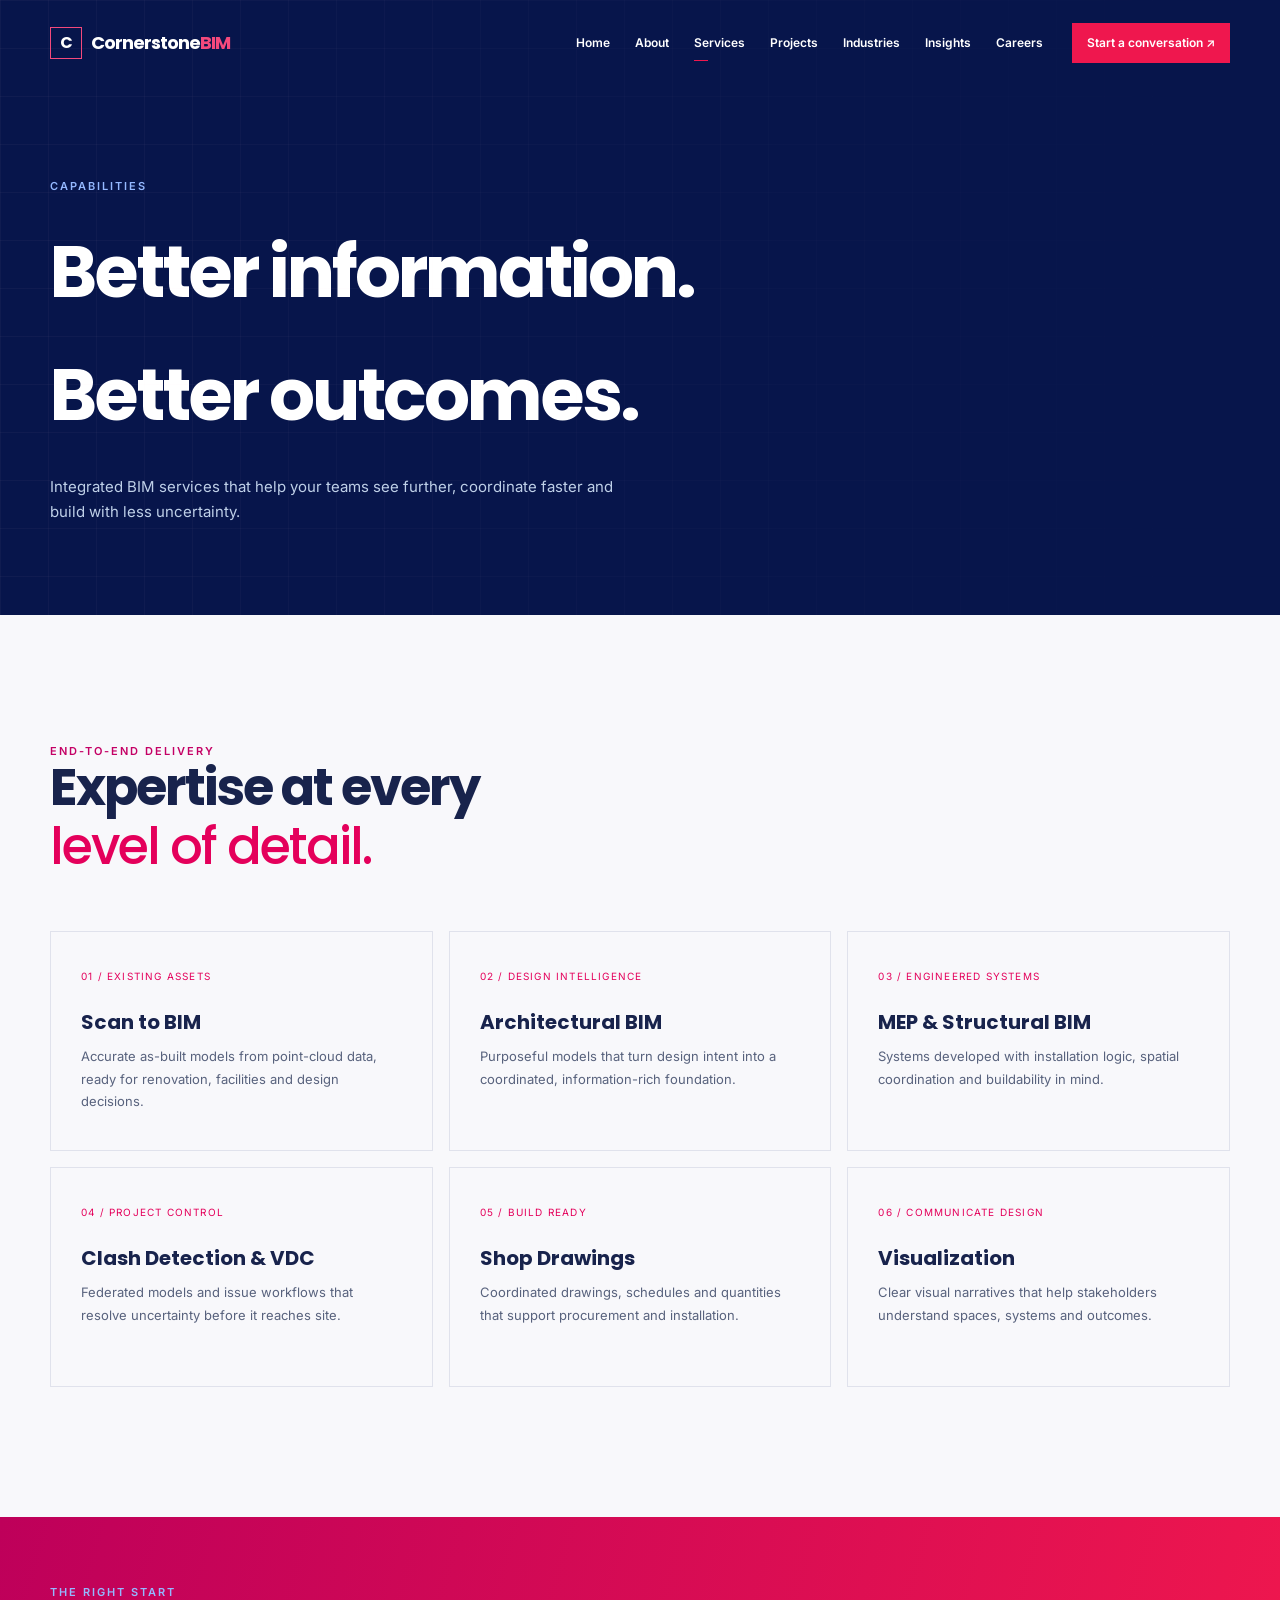
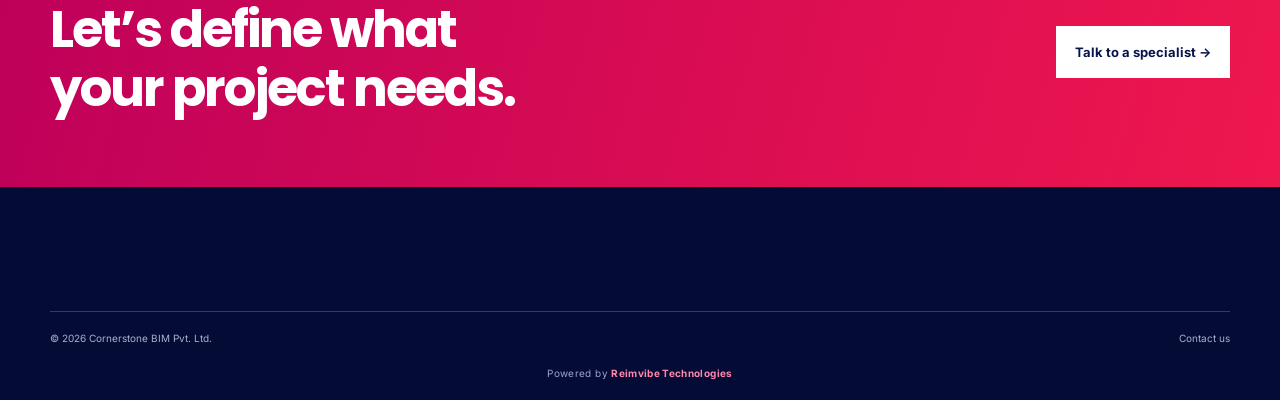
<file: cornerstonebim/services.html>
<!doctype html><html lang="en"><head><meta charset="utf-8"><meta name="viewport" content="width=device-width,initial-scale=1"><title>BIM Services | Cornerstone BIM</title><meta name="description" content="BIM, VDC, coordination and documentation services for better project delivery."><link rel="preconnect" href="https://fonts.googleapis.com"><link rel="preconnect" href="https://fonts.gstatic.com" crossorigin><link href="https://fonts.googleapis.com/css2?family=Inter:wght@400;500;600;700&family=Poppins:wght@500;600;700&display=swap" rel="stylesheet"><link rel="stylesheet" href="assets/css/variables.css"><link rel="stylesheet" href="assets/css/style.css"><link rel="stylesheet" href="assets/css/responsive.css"><link rel="stylesheet" href="assets/css/animations.css"></head><body><header class="site-header scrolled" data-header><div class="container nav-wrap"><a class="brand" href="index.html"><span class="brand-mark">C</span><span>Cornerstone<span>BIM</span></span></a><button class="menu-button" aria-label="Open navigation" aria-expanded="false" data-menu-button><i></i><i></i></button><nav data-nav aria-label="Primary"><a href="index.html">Home</a><a href="about.html">About</a><a class="active" href="services.html">Services</a><a href="projects.html">Projects</a><a href="industries.html">Industries</a><a href="blog.html">Insights</a><a href="careers.html">Careers</a><a href="contact.html" class="nav-cta">Start a conversation ↗</a></nav></div></header><main><section class="page-hero"><div class="blueprint-grid"></div><div class="container reveal"><p class="eyebrow light">CAPABILITIES</p><h1>Better information.<br>Better outcomes.</h1><p>Integrated BIM services that help your teams see further, coordinate faster and build with less uncertainty.</p></div></section><section class="section"><div class="container"><div class="section-heading"><div><p class="eyebrow">END-TO-END DELIVERY</p><h2>Expertise at every<br><em>level of detail.</em></h2></div></div><div class="listing"><article class="reveal"><span class="tag">01 / EXISTING ASSETS</span><h3>Scan to BIM</h3><p>Accurate as-built models from point-cloud data, ready for renovation, facilities and design decisions.</p></article><article class="reveal"><span class="tag">02 / DESIGN INTELLIGENCE</span><h3>Architectural BIM</h3><p>Purposeful models that turn design intent into a coordinated, information-rich foundation.</p></article><article class="reveal"><span class="tag">03 / ENGINEERED SYSTEMS</span><h3>MEP & Structural BIM</h3><p>Systems developed with installation logic, spatial coordination and buildability in mind.</p></article><article class="reveal"><span class="tag">04 / PROJECT CONTROL</span><h3>Clash Detection & VDC</h3><p>Federated models and issue workflows that resolve uncertainty before it reaches site.</p></article><article class="reveal"><span class="tag">05 / BUILD READY</span><h3>Shop Drawings</h3><p>Coordinated drawings, schedules and quantities that support procurement and installation.</p></article><article class="reveal"><span class="tag">06 / COMMUNICATE DESIGN</span><h3>Visualization</h3><p>Clear visual narratives that help stakeholders understand spaces, systems and outcomes.</p></article></div></div></section><section class="cta-section"><div class="container cta-inner"><div><p class="eyebrow light">THE RIGHT START</p><h2>Let’s define what<br>your project needs.</h2></div><a class="button button-light" href="contact.html">Talk to a specialist →</a></div></section></main><footer class="site-footer"><div class="container footer-bottom"><span>© 2026 Cornerstone BIM Pvt. Ltd.</span><span><a href="contact.html">Contact us</a></span></div><p class="site-credit">Powered by <span>Reimvibe Technologies</span></p></footer><script src="assets/js/navigation.js"></script><script src="assets/js/animation.js"></script></body></html>
</file>
<file: cornerstonebim/assets/css/variables.css>
:root{--navy:#07154b;--blue:#e4005b;--orange:#ef174e;--paper:#f8f8fb;--ink:#18234c;--muted:#58627d;--line:#e0e2ec;--magenta:#c40065;--indigo:#16296b;--rose:#fff0f5}
</file>
<file: cornerstonebim/assets/css/style.css>
/* Core layout and reusable components */
*{box-sizing:border-box}html{scroll-behavior:smooth}body{margin:0;background:var(--paper);color:var(--ink);font:400 15px/1.7 Inter,Arial,sans-serif}a{color:inherit;text-decoration:none}img{display:block;max-width:100%}h1,h2,h3,p{margin:0}h1,h2,h3,.brand{font-family:Poppins,Arial,sans-serif}.container{width:min(1180px,calc(100% - 64px));margin:auto}.section{padding:130px 0}.skip-link{position:fixed;top:-50px;left:20px;background:#fff;padding:10px;z-index:100}.skip-link:focus{top:10px}.eyebrow{color:var(--blue);font:600 11px/1.2 Inter,sans-serif;letter-spacing:2px}.eyebrow.light{color:#94b8ff}.light{color:#fff}h2{font-size:clamp(32px,4vw,56px);line-height:1.15;letter-spacing:-2px}h2 em,h1 em{font-weight:500;color:var(--blue);font-style:normal}.dark h2 em{color:#77a5ff}.lead{font-size:18px;line-height:1.75;color:var(--muted)}.text-link{display:inline-flex;gap:14px;align-items:center;font-weight:700;margin-top:22px}.text-link span{font-size:21px;color:var(--orange);transition:transform .2s}.text-link:hover span{transform:translateX(5px)}
/* Header */
.site-header{position:fixed;inset:0 0 auto;z-index:20;height:86px;color:#fff;transition:.3s}.site-header.scrolled{background:rgba(8,28,58,.94);backdrop-filter:blur(16px);box-shadow:0 8px 26px #04112730}.nav-wrap{height:100%;display:flex;align-items:center;justify-content:space-between}.brand{display:flex;align-items:center;gap:9px;font-size:18px;font-weight:700;letter-spacing:-1px}.brand span span{color:var(--blue)}.brand-mark{width:32px;height:32px;border:1px solid #75a7ff;display:grid;place-items:center;color:#fff!important;font-size:16px}.site-header nav{display:flex;align-items:center;gap:25px;font-size:12px;font-weight:600}.site-header nav>a:not(.nav-cta){position:relative}.site-header nav>a.active:after,.site-header nav>a:not(.nav-cta):hover:after{content:"";position:absolute;bottom:-8px;left:0;width:14px;height:1px;background:var(--orange)}.nav-cta{margin-left:4px;padding:10px 15px;background:var(--orange);color:#fff}.nav-cta b{margin-left:8px}.menu-button{display:none;background:none;border:0;color:#fff}
/* Hero */
.hero{min-height:750px;height:100vh;position:relative;display:grid;align-items:center;overflow:hidden;background:linear-gradient(120deg,#06142d,#0a2a5a 65%,#123f80);color:#fff}.blueprint-grid{position:absolute;inset:0;opacity:.2;background-image:linear-gradient(#9fc1ff20 1px,transparent 1px),linear-gradient(90deg,#9fc1ff20 1px,transparent 1px);background-size:48px 48px;mask-image:linear-gradient(90deg,#000,transparent)}.hero:after{content:"";position:absolute;width:560px;height:560px;border:1px solid #6096ee55;border-radius:50%;right:-160px;bottom:-260px}.hero-grid{z-index:1;position:relative;display:grid;grid-template-columns:1.07fr .93fr;align-items:center;gap:45px;padding-top:74px}.hero-copy{max-width:650px}.hero h1{font-size:clamp(48px,5.7vw,82px);letter-spacing:-4px;line-height:1.08;margin:18px 0 20px}.hero h1 em{color:#9cc2ff}.hero-text{max-width:545px;color:#d0ddf3;font-size:17px;line-height:1.8}.hero-actions{display:flex;align-items:center;gap:28px;margin-top:34px}.button{display:inline-flex;align-items:center;gap:27px;padding:15px 19px;font-size:13px;font-weight:700;transition:.25s}.button span{font-size:21px}.button-orange{background:var(--orange);color:#fff}.button-orange:hover{background:#ff8d24;transform:translateY(-3px)}.hero-stats{display:flex;gap:38px;margin-top:57px}.hero-stats div{border-left:1px solid #91b4ef55;padding-left:13px}.hero-stats strong{display:block;font:600 26px Poppins}.hero-stats span{display:block;font-size:10px;color:#b6c9e7;letter-spacing:.5px}.hero-visual{position:relative;height:540px}.model-card{position:absolute;inset:22px 0 22px 60px;border:1px solid #6e9fe955;background:#0b315d55;backdrop-filter:blur(8px);overflow:hidden}.model-card img{height:100%;width:100%;object-fit:cover;opacity:.9;mix-blend-mode:screen}.status{position:absolute;top:20px;left:20px;z-index:1;font-size:9px;letter-spacing:1.5px}.status i{width:7px;height:7px;border-radius:50%;display:inline-block;background:#6ef4af;margin-right:6px}.model-meta{position:absolute;bottom:0;left:0;right:0;padding:14px 19px;background:#071a36cc;display:flex;justify-content:space-between;font-size:11px}.model-meta b{color:#9cc2ff}.float-card{position:absolute;background:#f8fbff;color:var(--ink);box-shadow:0 18px 45px #03132e66;padding:15px 18px;display:flex;flex-direction:column}.float-card small{font-size:8px;letter-spacing:1.3px;color:#74849a}.float-card b{font:600 18px Poppins}.float-card span{font-size:10px}.card-one{left:0;bottom:0}.card-one b{color:var(--blue)}.card-two{right:-16px;top:0}.orbit{font-size:28px!important;color:var(--orange);line-height:1}.scroll-cue{position:absolute;z-index:2;bottom:25px;left:max(32px,calc((100% - 1180px)/2));font-size:9px;letter-spacing:1.4px;color:#a8c2ea;display:flex;gap:9px;align-items:center}.scroll-cue span{height:1px;width:32px;background:var(--orange)}
/* Intro/services */
.split-grid{display:grid;grid-template-columns:1fr 1fr;gap:90px}.intro-copy{padding-top:5px}.metrics{display:grid;grid-template-columns:repeat(4,1fr);margin-top:90px;border-top:1px solid var(--line);padding-top:26px}.metrics strong{display:block;font:600 40px Poppins;letter-spacing:-2px}.metrics strong span{color:var(--orange)}.metrics p{font-size:12px;color:var(--muted)}.tint{background:#edf4fb}.section-heading{display:flex;justify-content:space-between;align-items:end;gap:30px;margin-bottom:55px}.section-heading .text-link{margin:0;white-space:nowrap}.service-grid{display:grid;grid-template-columns:repeat(4,1fr);gap:13px}.service-card{min-height:310px;padding:25px;background:#fff;position:relative;transition:.3s}.service-card:hover,.service-card.feature{background:var(--navy);color:#fff;transform:translateY(-6px);box-shadow:0 18px 35px #0b285f22}.service-card .number{font-size:11px;color:#8190a1}.service-card .icon{font-size:29px;color:var(--blue);margin:42px 0 22px}.feature .icon{color:#8db8ff}.service-card h3{font-size:19px}.service-card p{color:#66758a;font-size:12px;line-height:1.7;margin-top:8px}.feature p,.service-card:hover p{color:#b8c7da}.service-card>a{position:absolute;bottom:22px;right:23px;font-size:23px;color:var(--orange)}
/* Workflow/projects */
.dark{background:var(--navy);color:#fff;position:relative;overflow:hidden}.dark .section-heading>p{max-width:250px;color:#b9c8dd;font-size:13px}.process{list-style:none;margin:75px 0 0;padding:0;display:grid;grid-template-columns:repeat(4,1fr);counter-reset:step}.process li{position:relative;border-top:1px solid #6986ae66;padding:22px 22px 0 0}.process li:not(:last-child):after{content:"";position:absolute;top:-2px;right:11px;width:10px;height:10px;border-radius:50%;background:var(--orange)}.process b{color:#84a9ea;font:500 12px Poppins}.process h3{font-size:22px;margin:34px 0 8px}.process p{font-size:12px;color:#b8c7da;max-width:160px}.project-grid{display:grid;grid-template-columns:1.42fr 1fr;gap:40px 25px}.project{display:block}.project-art{height:235px;padding:16px;color:#d8e5fa;display:flex;align-items:end;font-size:9px;letter-spacing:1.4px;transition:.35s}.project:hover .project-art{filter:brightness(1.12);transform:scale(.985)}.project.large{grid-row:span 2}.project.large .project-art{height:100%}.art-tower{background:linear-gradient(145deg,#0a2553aa,#03122955),url('../images/hero/bim-building.png') center/cover}.art-hospital{background:linear-gradient(135deg,#0a1d3dcc,#276d9499),radial-gradient(circle at 50% 10%,#c9eaff 0 11%,transparent 11.5%),repeating-linear-gradient(90deg,transparent 0 25px,#a8d6f533 25px 27px)}.art-transit{background:linear-gradient(125deg,#061937cc,#ce6e1255),linear-gradient(25deg,transparent 40%,#90b6ea 40% 45%,transparent 45% 55%,#90b6ea 55% 60%,transparent 60%)}.project h3{font-size:18px;margin:14px 0 2px}.project p{font-size:11px;color:var(--muted)}.project p b{float:right;color:var(--orange);font-size:16px}.quote{background:#f0f5fa}.quote-inner{max-width:850px;text-align:center}.quote blockquote{font:500 clamp(25px,3.3vw,44px)/1.35 Poppins;letter-spacing:-1.6px;margin:27px 0 29px}.person{display:inline-flex;text-align:left;align-items:center;gap:10px;font-size:11px}.person>span{background:var(--navy);color:#fff;border-radius:50%;width:34px;height:34px;display:grid;place-items:center;font-size:10px}.person p{line-height:1.5}.cta-section{background:var(--orange);color:#fff}.cta-inner{min-height:270px;display:flex;align-items:center;justify-content:space-between}.cta-inner h2{color:#fff}.button-light{background:#fff;color:var(--navy)}
/* Footer and secondary pages */
.site-footer{background:#06142c;color:#d1def0;padding-top:70px}.footer-grid{display:grid;grid-template-columns:2fr 1fr 1fr 1.4fr;gap:45px}.footer-brand{color:#fff}.footer-grid>div>p{font-size:12px;color:#91a4be;margin-top:15px}.footer-grid b{color:#fff;font-size:12px;display:block;margin-bottom:13px}.footer-grid a:not(.brand){font-size:12px;display:block;margin:6px 0;color:#aebdd0}.newsletter{border-bottom:1px solid #49607e;display:flex;margin-top:14px}.newsletter input{width:100%;background:none;border:0;color:#fff;padding:8px 0;outline:0;font:12px Inter}.newsletter button{background:none;border:0;color:var(--orange);font-size:18px}.footer-bottom{margin-top:54px;border-top:1px solid #263a56;padding:18px 0;color:#8194ae;font-size:10px;display:flex;justify-content:space-between}.sr-only{position:absolute;width:1px;height:1px;overflow:hidden;clip:rect(0,0,0,0)}
.page-hero{padding:180px 0 90px;background:var(--navy);color:#fff;position:relative;overflow:hidden}.page-hero h1{font-size:clamp(42px,6vw,72px);letter-spacing:-3px;margin:18px 0}.page-hero p:last-child{max-width:580px;color:#bfd0e8}.content-grid{display:grid;grid-template-columns:repeat(3,1fr);gap:20px}.content-card{background:#fff;border:1px solid #e2eaf3;padding:28px}.content-card h3{font-size:20px;margin:13px 0}.content-card p{font-size:13px;color:var(--muted)}.listing{display:grid;grid-template-columns:repeat(3,1fr);gap:16px}.listing article{border:1px solid var(--line);padding:30px;min-height:220px}.listing .tag{color:var(--blue);font-size:10px;letter-spacing:1.2px}.listing h3{font-size:20px;margin:18px 0 6px}.listing p{color:var(--muted);font-size:13px}.contact-grid{display:grid;grid-template-columns:.85fr 1.15fr;gap:80px}.contact-details{background:var(--navy);color:#fff;padding:45px}.contact-details p{color:#bdd0eb;margin:18px 0}.contact-details a{display:block;margin:22px 0;font:500 18px Poppins}.contact-form{display:grid;grid-template-columns:1fr 1fr;gap:20px}.contact-form label{font-size:11px;font-weight:700}.contact-form input,.contact-form textarea,.contact-form select{width:100%;border:0;border-bottom:1px solid #bdcad9;padding:12px 0;background:transparent;font:14px Inter;outline:0}.contact-form textarea{min-height:110px;resize:vertical}.contact-form .wide{grid-column:1/-1}.contact-form button{border:0;justify-self:start}.map-placeholder{height:280px;margin-top:80px;background:linear-gradient(35deg,#dbe9f4 25%,transparent 25%) 0 0/45px 45px,linear-gradient(120deg,#ecf4fa 50%,#cfdfec 50%);display:grid;place-items:center;color:var(--navy);font:600 20px Poppins}
</file>
<file: cornerstonebim/assets/css/responsive.css>
@media(max-width:900px){.site-header nav{position:absolute;top:86px;left:0;right:0;display:none;flex-direction:column;align-items:stretch;gap:0;background:#081c3a;padding:16px 32px 28px}.site-header nav.open{display:flex}.site-header nav a{padding:11px 0}.menu-button{display:grid;gap:5px;padding:10px}.menu-button i{width:23px;height:1px;background:currentColor}.nav-cta{margin-top:9px;text-align:center}.hero{height:auto;min-height:760px}.hero-grid{grid-template-columns:1fr;padding:145px 0 75px}.hero-visual{display:none}.hero h1{font-size:62px}.split-grid,.contact-grid{gap:40px}.service-grid{grid-template-columns:repeat(2,1fr)}.footer-grid{grid-template-columns:repeat(2,1fr)}.listing{grid-template-columns:repeat(2,1fr)}}
@media(max-width:600px){.container{width:calc(100% - 40px)}.section{padding:76px 0}.hero{min-height:670px}.hero-grid{padding-top:125px}.hero h1{font-size:45px;letter-spacing:-2.5px}.hero-text{font-size:15px}.hero-actions{gap:17px;flex-wrap:wrap}.hero-stats{gap:14px;margin-top:40px}.hero-stats strong{font-size:20px}.hero-stats span{font-size:8px}.scroll-cue{left:20px}.split-grid,.contact-grid{grid-template-columns:1fr}.metrics{grid-template-columns:repeat(2,1fr);gap:23px;margin-top:55px}.metrics strong{font-size:31px}.section-heading{display:block;margin-bottom:34px}.section-heading .text-link{margin-top:18px}.service-grid,.content-grid,.listing{grid-template-columns:1fr}.service-card{min-height:250px}.process{grid-template-columns:1fr 1fr;gap:28px;margin-top:45px}.process h3{margin-top:18px}.project-grid{grid-template-columns:1fr;gap:30px}.project.large{grid-row:auto}.project.large .project-art{height:260px}.project-art{height:190px}.cta-inner{min-height:240px;display:block;padding:55px 0}.cta-inner .button{margin-top:25px}.footer-grid{grid-template-columns:1fr 1fr;gap:28px}.footer-grid>div:first-child{grid-column:1/-1}.footer-bottom{font-size:9px}.page-hero{padding:135px 0 60px}.contact-details{padding:30px}.contact-form{grid-template-columns:1fr}.contact-form .wide{grid-column:auto}}
</file>
<file: cornerstonebim/assets/css/animations.css>
@import url("theme.css");
.reveal{opacity:0;transform:translateY(20px);transition:opacity .7s ease,transform .7s ease}.reveal.visible{opacity:1;transform:none}@media(prefers-reduced-motion:reduce){*,*:before,*:after{scroll-behavior:auto!important;transition:none!important;animation:none!important}.reveal{opacity:1;transform:none}}
</file>
